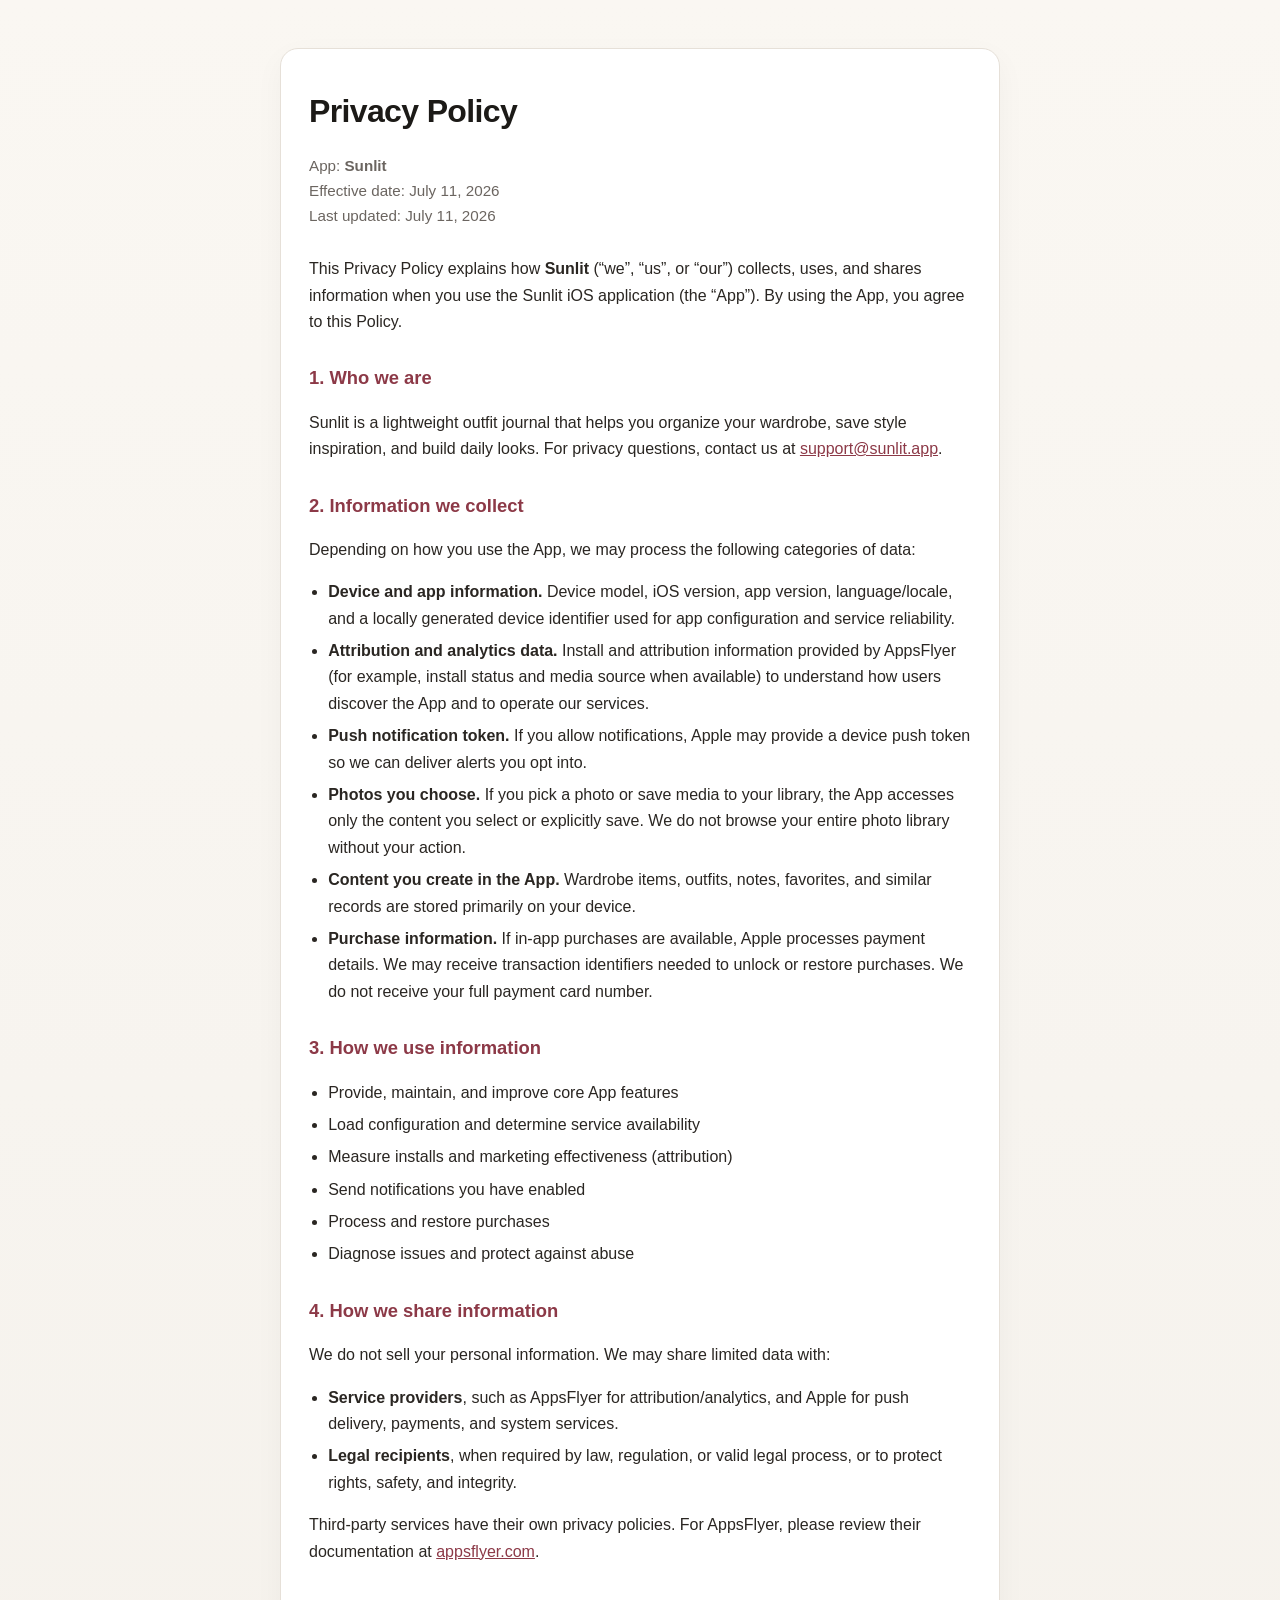
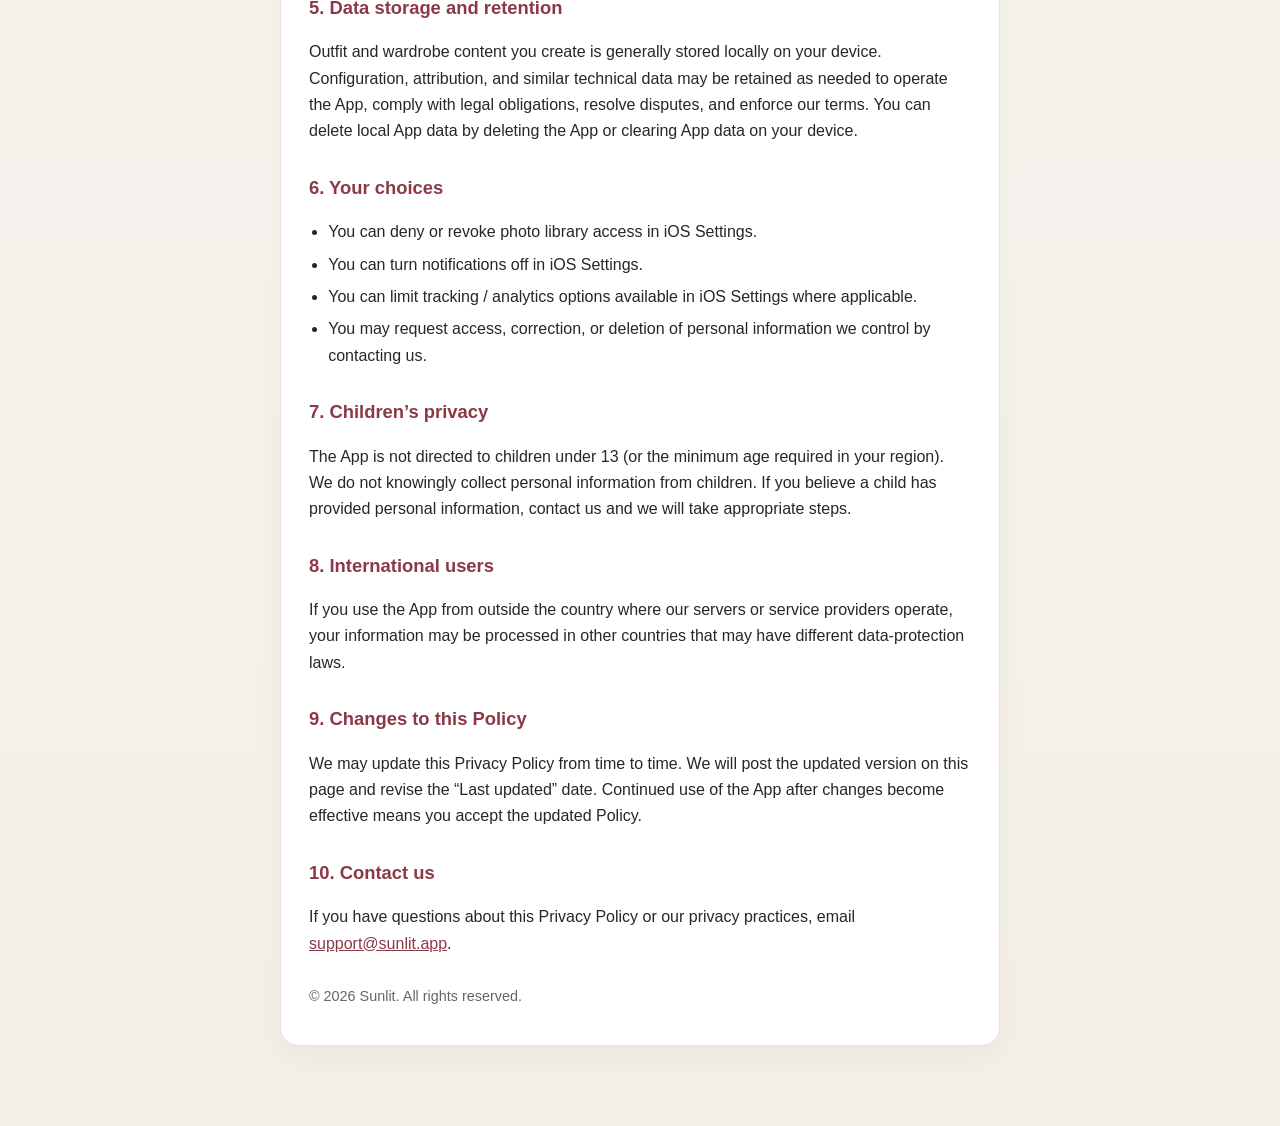
<file: docs/index.html>
<!DOCTYPE html>
<html lang="en">
<head>
  <meta charset="utf-8" />
  <meta name="viewport" content="width=device-width, initial-scale=1" />
  <title>Privacy Policy — Sunlit</title>
  <meta name="description" content="Privacy Policy for the Sunlit iOS app." />
  <style>
    :root {
      --bg: #f7f4ef;
      --ink: #1c1a17;
      --muted: #6b6560;
      --accent: #8c3947;
      --card: #ffffff;
      --line: #e6e0d8;
    }
    * { box-sizing: border-box; }
    body {
      margin: 0;
      font-family: -apple-system, BlinkMacSystemFont, "Segoe UI", Roboto, Helvetica, Arial, sans-serif;
      background: linear-gradient(180deg, #faf7f2 0%, var(--bg) 40%, #f3efe8 100%);
      color: var(--ink);
      line-height: 1.65;
    }
    main {
      max-width: 760px;
      margin: 0 auto;
      padding: 48px 20px 80px;
    }
    .card {
      background: var(--card);
      border: 1px solid var(--line);
      border-radius: 18px;
      padding: 36px 28px;
      box-shadow: 0 10px 30px rgba(28, 26, 23, 0.04);
    }
    h1 {
      margin: 0 0 8px;
      font-size: 2rem;
      letter-spacing: -0.02em;
    }
    .meta {
      color: var(--muted);
      font-size: 0.95rem;
      margin-bottom: 28px;
    }
    h2 {
      margin: 28px 0 10px;
      font-size: 1.15rem;
      color: var(--accent);
    }
    p, li { color: #2a2622; }
    ul { padding-left: 1.2rem; }
    li { margin: 6px 0; }
    a { color: var(--accent); }
    footer {
      margin-top: 28px;
      color: var(--muted);
      font-size: 0.9rem;
    }
  </style>
</head>
<body>
  <main>
    <article class="card">
      <h1>Privacy Policy</h1>
      <p class="meta">
        App: <strong>Sunlit</strong><br />
        Effective date: July 11, 2026<br />
        Last updated: July 11, 2026
      </p>

      <p>
        This Privacy Policy explains how <strong>Sunlit</strong> (“we”, “us”, or “our”)
        collects, uses, and shares information when you use the Sunlit iOS application
        (the “App”). By using the App, you agree to this Policy.
      </p>

      <h2>1. Who we are</h2>
      <p>
        Sunlit is a lightweight outfit journal that helps you organize your wardrobe,
        save style inspiration, and build daily looks. For privacy questions, contact us at
        <a href="mailto:support@sunlit.app">support@sunlit.app</a>.
      </p>

      <h2>2. Information we collect</h2>
      <p>Depending on how you use the App, we may process the following categories of data:</p>
      <ul>
        <li>
          <strong>Device and app information.</strong> Device model, iOS version, app version,
          language/locale, and a locally generated device identifier used for app configuration
          and service reliability.
        </li>
        <li>
          <strong>Attribution and analytics data.</strong> Install and attribution information
          provided by AppsFlyer (for example, install status and media source when available)
          to understand how users discover the App and to operate our services.
        </li>
        <li>
          <strong>Push notification token.</strong> If you allow notifications, Apple may provide
          a device push token so we can deliver alerts you opt into.
        </li>
        <li>
          <strong>Photos you choose.</strong> If you pick a photo or save media to your library,
          the App accesses only the content you select or explicitly save. We do not browse your
          entire photo library without your action.
        </li>
        <li>
          <strong>Content you create in the App.</strong> Wardrobe items, outfits, notes,
          favorites, and similar records are stored primarily on your device.
        </li>
        <li>
          <strong>Purchase information.</strong> If in-app purchases are available, Apple processes
          payment details. We may receive transaction identifiers needed to unlock or restore purchases.
          We do not receive your full payment card number.
        </li>
      </ul>

      <h2>3. How we use information</h2>
      <ul>
        <li>Provide, maintain, and improve core App features</li>
        <li>Load configuration and determine service availability</li>
        <li>Measure installs and marketing effectiveness (attribution)</li>
        <li>Send notifications you have enabled</li>
        <li>Process and restore purchases</li>
        <li>Diagnose issues and protect against abuse</li>
      </ul>

      <h2>4. How we share information</h2>
      <p>We do not sell your personal information. We may share limited data with:</p>
      <ul>
        <li>
          <strong>Service providers</strong>, such as AppsFlyer for attribution/analytics, and
          Apple for push delivery, payments, and system services.
        </li>
        <li>
          <strong>Legal recipients</strong>, when required by law, regulation, or valid legal process,
          or to protect rights, safety, and integrity.
        </li>
      </ul>
      <p>
        Third-party services have their own privacy policies. For AppsFlyer, please review their
        documentation at
        <a href="https://www.appsflyer.com/legal/privacy-policy/" target="_blank" rel="noopener">appsflyer.com</a>.
      </p>

      <h2>5. Data storage and retention</h2>
      <p>
        Outfit and wardrobe content you create is generally stored locally on your device.
        Configuration, attribution, and similar technical data may be retained as needed to operate
        the App, comply with legal obligations, resolve disputes, and enforce our terms.
        You can delete local App data by deleting the App or clearing App data on your device.
      </p>

      <h2>6. Your choices</h2>
      <ul>
        <li>You can deny or revoke photo library access in iOS Settings.</li>
        <li>You can turn notifications off in iOS Settings.</li>
        <li>You can limit tracking / analytics options available in iOS Settings where applicable.</li>
        <li>You may request access, correction, or deletion of personal information we control by contacting us.</li>
      </ul>

      <h2>7. Children’s privacy</h2>
      <p>
        The App is not directed to children under 13 (or the minimum age required in your region).
        We do not knowingly collect personal information from children. If you believe a child has
        provided personal information, contact us and we will take appropriate steps.
      </p>

      <h2>8. International users</h2>
      <p>
        If you use the App from outside the country where our servers or service providers operate,
        your information may be processed in other countries that may have different data-protection laws.
      </p>

      <h2>9. Changes to this Policy</h2>
      <p>
        We may update this Privacy Policy from time to time. We will post the updated version on this page
        and revise the “Last updated” date. Continued use of the App after changes become effective means
        you accept the updated Policy.
      </p>

      <h2>10. Contact us</h2>
      <p>
        If you have questions about this Privacy Policy or our privacy practices, email
        <a href="mailto:support@sunlit.app">support@sunlit.app</a>.
      </p>

      <footer>
        © 2026 Sunlit. All rights reserved.
      </footer>
    </article>
  </main>
</body>
</html>
</file>
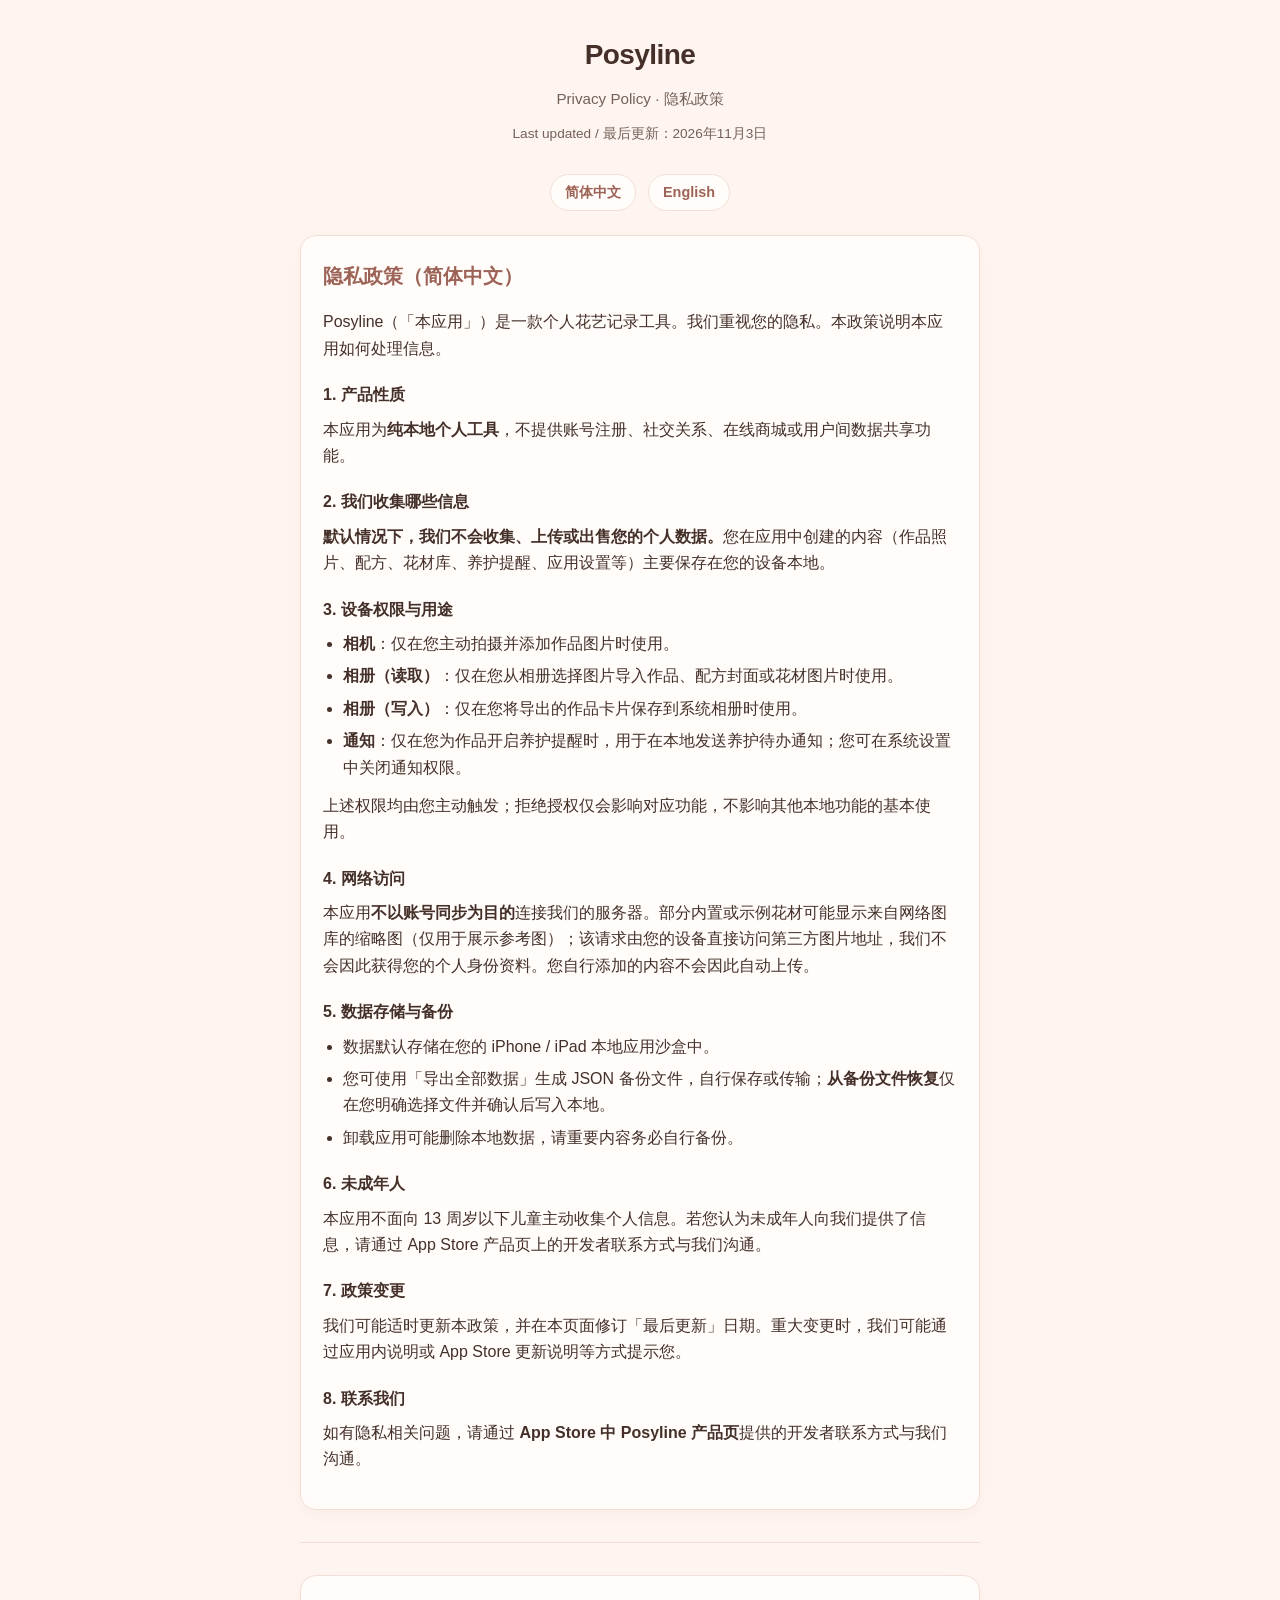
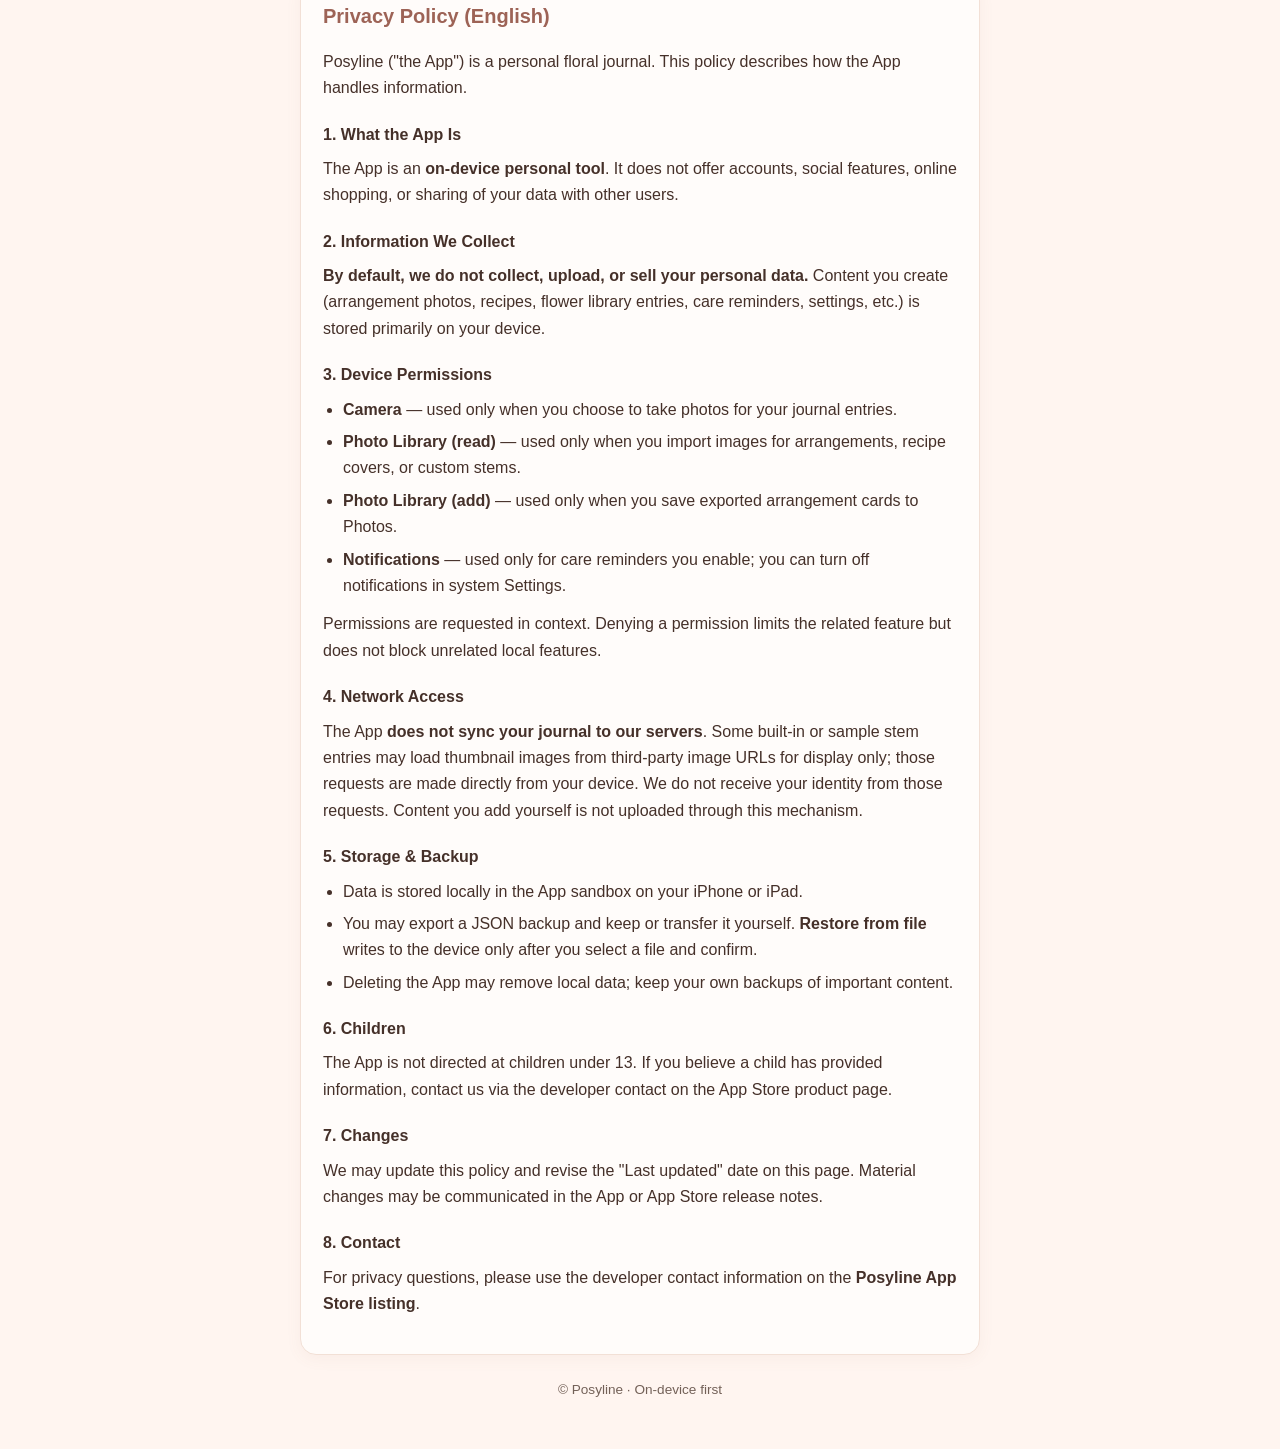
<file: flora_note_docs/index.html>
<!DOCTYPE html>
<html lang="zh-Hans">
<head>
  <meta charset="utf-8"/>
  <meta name="viewport" content="width=device-width, initial-scale=1"/>
  <title>Posyline — Privacy Policy / 隐私政策</title>
  <style>
    :root {
      --bg: #fff5f0;
      --card: #fffcfa;
      --text: #453029;
      --muted: #736158;
      --accent: #9d6356;
      --border: #f2e0d6;
    }
    * { box-sizing: border-box; }
    body {
      margin: 0;
      font-family: -apple-system, BlinkMacSystemFont, "Segoe UI", Roboto, "Helvetica Neue", Arial, "PingFang SC", "Hiragino Sans GB", "Microsoft YaHei", sans-serif;
      background: var(--bg);
      color: var(--text);
      line-height: 1.65;
      font-size: 16px;
    }
    .wrap {
      max-width: 720px;
      margin: 0 auto;
      padding: 32px 20px 48px;
    }
    header {
      text-align: center;
      margin-bottom: 28px;
    }
    h1 {
      font-size: 1.75rem;
      font-weight: 600;
      margin: 0 0 8px;
      letter-spacing: -0.02em;
    }
    .subtitle {
      color: var(--muted);
      font-size: 0.95rem;
    }
    nav {
      display: flex;
      justify-content: center;
      gap: 12px;
      margin-bottom: 24px;
      flex-wrap: wrap;
    }
    nav a {
      color: var(--accent);
      text-decoration: none;
      font-size: 0.9rem;
      font-weight: 600;
      padding: 6px 14px;
      border-radius: 999px;
      border: 1px solid var(--border);
      background: var(--card);
    }
    nav a:hover { background: #fff0e9; }
    section {
      background: var(--card);
      border: 1px solid var(--border);
      border-radius: 16px;
      padding: 24px 22px;
      margin-bottom: 20px;
      box-shadow: 0 4px 16px rgba(157, 99, 86, 0.06);
    }
    h2 {
      font-size: 1.25rem;
      margin: 0 0 16px;
      color: var(--accent);
    }
    h3 {
      font-size: 1rem;
      margin: 20px 0 8px;
      color: var(--text);
    }
    p { margin: 0 0 12px; }
    ul {
      margin: 0 0 12px;
      padding-left: 1.25rem;
    }
    li { margin-bottom: 6px; }
    .updated {
      font-size: 0.85rem;
      color: var(--muted);
      margin-top: 8px;
    }
    footer {
      text-align: center;
      font-size: 0.85rem;
      color: var(--muted);
      margin-top: 24px;
    }
    hr.divider {
      border: none;
      border-top: 1px solid var(--border);
      margin: 32px 0;
    }
  </style>
</head>
<body>
  <div class="wrap">
    <header>
      <h1>Posyline</h1>
      <p class="subtitle">Privacy Policy · 隐私政策</p>
      <p class="updated">Last updated / 最后更新：2026年11月3日</p>
    </header>

    <nav>
      <a href="#zh">简体中文</a>
      <a href="#en">English</a>
    </nav>

    <section id="zh" lang="zh-Hans">
      <h2>隐私政策（简体中文）</h2>

      <p>Posyline（「本应用」）是一款个人花艺记录工具。我们重视您的隐私。本政策说明本应用如何处理信息。</p>

      <h3>1. 产品性质</h3>
      <p>本应用为<strong>纯本地个人工具</strong>，不提供账号注册、社交关系、在线商城或用户间数据共享功能。</p>

      <h3>2. 我们收集哪些信息</h3>
      <p><strong>默认情况下，我们不会收集、上传或出售您的个人数据。</strong>您在应用中创建的内容（作品照片、配方、花材库、养护提醒、应用设置等）主要保存在您的设备本地。</p>

      <h3>3. 设备权限与用途</h3>
      <ul>
        <li><strong>相机</strong>：仅在您主动拍摄并添加作品图片时使用。</li>
        <li><strong>相册（读取）</strong>：仅在您从相册选择图片导入作品、配方封面或花材图片时使用。</li>
        <li><strong>相册（写入）</strong>：仅在您将导出的作品卡片保存到系统相册时使用。</li>
        <li><strong>通知</strong>：仅在您为作品开启养护提醒时，用于在本地发送养护待办通知；您可在系统设置中关闭通知权限。</li>
      </ul>
      <p>上述权限均由您主动触发；拒绝授权仅会影响对应功能，不影响其他本地功能的基本使用。</p>

      <h3>4. 网络访问</h3>
      <p>本应用<strong>不以账号同步为目的</strong>连接我们的服务器。部分内置或示例花材可能显示来自网络图库的缩略图（仅用于展示参考图）；该请求由您的设备直接访问第三方图片地址，我们不会因此获得您的个人身份资料。您自行添加的内容不会因此自动上传。</p>

      <h3>5. 数据存储与备份</h3>
      <ul>
        <li>数据默认存储在您的 iPhone / iPad 本地应用沙盒中。</li>
        <li>您可使用「导出全部数据」生成 JSON 备份文件，自行保存或传输；<strong>从备份文件恢复</strong>仅在您明确选择文件并确认后写入本地。</li>
        <li>卸载应用可能删除本地数据，请重要内容务必自行备份。</li>
      </ul>

      <h3>6. 未成年人</h3>
      <p>本应用不面向 13 周岁以下儿童主动收集个人信息。若您认为未成年人向我们提供了信息，请通过 App Store 产品页上的开发者联系方式与我们沟通。</p>

      <h3>7. 政策变更</h3>
      <p>我们可能适时更新本政策，并在本页面修订「最后更新」日期。重大变更时，我们可能通过应用内说明或 App Store 更新说明等方式提示您。</p>

      <h3>8. 联系我们</h3>
      <p>如有隐私相关问题，请通过 <strong>App Store 中 Posyline 产品页</strong>提供的开发者联系方式与我们沟通。</p>
    </section>

    <hr class="divider"/>

    <section id="en" lang="en">
      <h2>Privacy Policy (English)</h2>

      <p>Posyline (&quot;the App&quot;) is a personal floral journal. This policy describes how the App handles information.</p>

      <h3>1. What the App Is</h3>
      <p>The App is an <strong>on-device personal tool</strong>. It does not offer accounts, social features, online shopping, or sharing of your data with other users.</p>

      <h3>2. Information We Collect</h3>
      <p><strong>By default, we do not collect, upload, or sell your personal data.</strong> Content you create (arrangement photos, recipes, flower library entries, care reminders, settings, etc.) is stored primarily on your device.</p>

      <h3>3. Device Permissions</h3>
      <ul>
        <li><strong>Camera</strong> — used only when you choose to take photos for your journal entries.</li>
        <li><strong>Photo Library (read)</strong> — used only when you import images for arrangements, recipe covers, or custom stems.</li>
        <li><strong>Photo Library (add)</strong> — used only when you save exported arrangement cards to Photos.</li>
        <li><strong>Notifications</strong> — used only for care reminders you enable; you can turn off notifications in system Settings.</li>
      </ul>
      <p>Permissions are requested in context. Denying a permission limits the related feature but does not block unrelated local features.</p>

      <h3>4. Network Access</h3>
      <p>The App <strong>does not sync your journal to our servers</strong>. Some built-in or sample stem entries may load thumbnail images from third-party image URLs for display only; those requests are made directly from your device. We do not receive your identity from those requests. Content you add yourself is not uploaded through this mechanism.</p>

      <h3>5. Storage &amp; Backup</h3>
      <ul>
        <li>Data is stored locally in the App sandbox on your iPhone or iPad.</li>
        <li>You may export a JSON backup and keep or transfer it yourself. <strong>Restore from file</strong> writes to the device only after you select a file and confirm.</li>
        <li>Deleting the App may remove local data; keep your own backups of important content.</li>
      </ul>

      <h3>6. Children</h3>
      <p>The App is not directed at children under 13. If you believe a child has provided information, contact us via the developer contact on the App Store product page.</p>

      <h3>7. Changes</h3>
      <p>We may update this policy and revise the &quot;Last updated&quot; date on this page. Material changes may be communicated in the App or App Store release notes.</p>

      <h3>8. Contact</h3>
      <p>For privacy questions, please use the developer contact information on the <strong>Posyline App Store listing</strong>.</p>
    </section>

    <footer>
      © Posyline · On-device first
    </footer>
  </div>
</body>
</html>
</file>
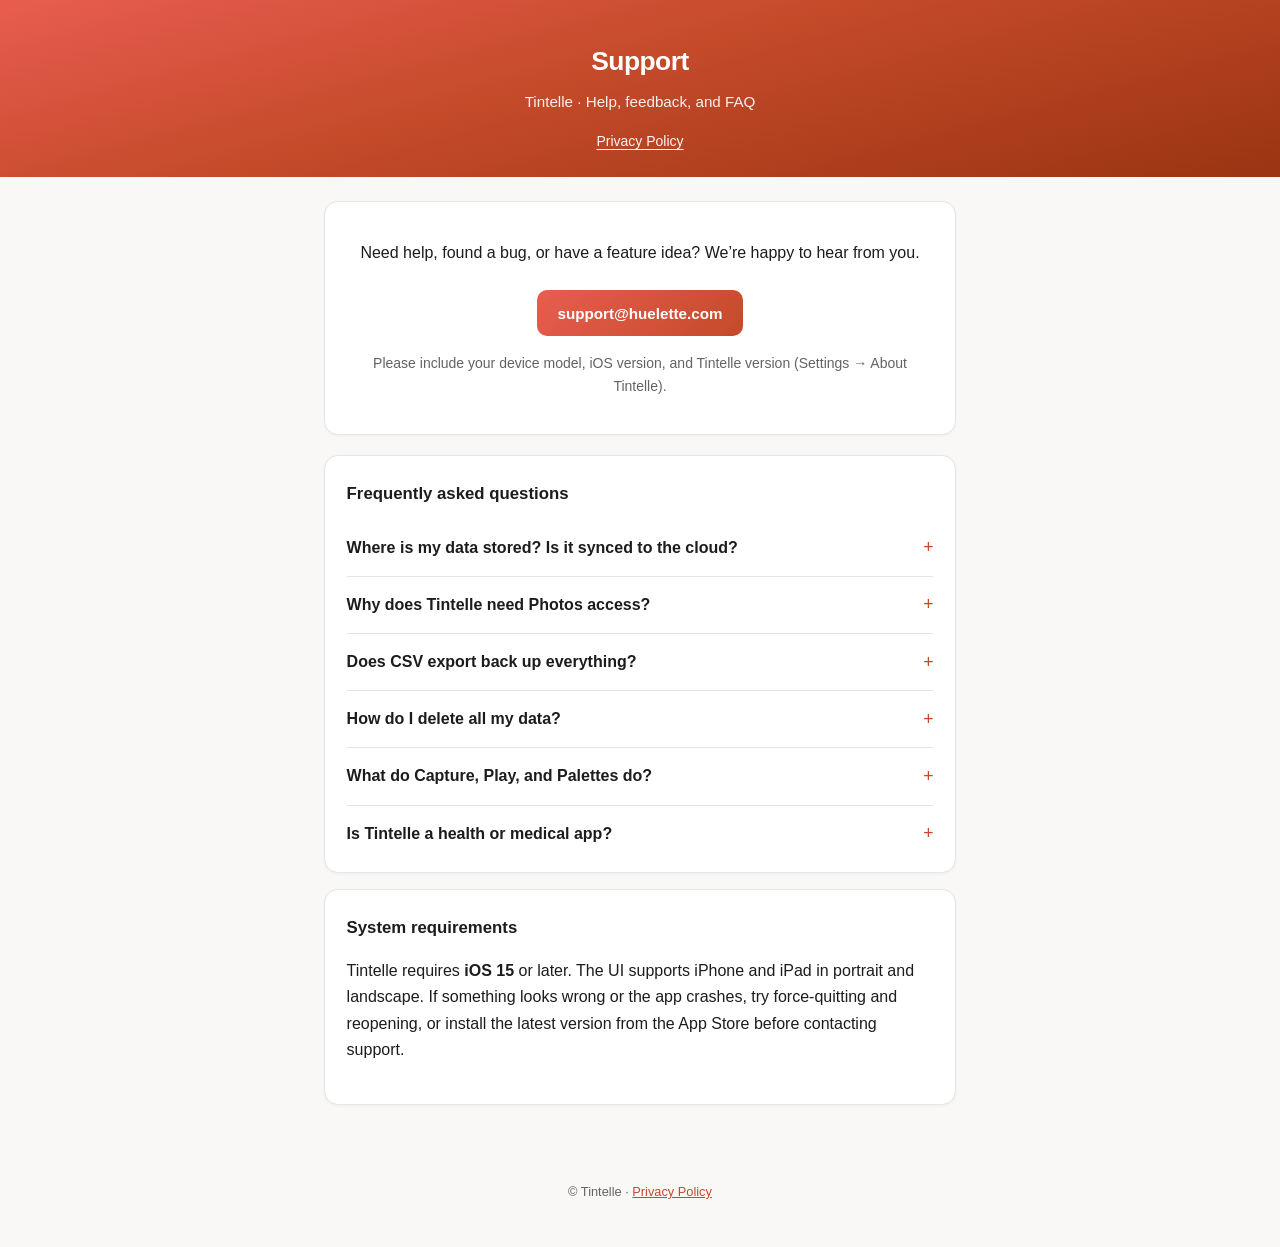
<file: Huelette/index.html>
<!DOCTYPE html>
<html lang="en">
<head>
  <meta charset="utf-8" />
  <meta name="viewport" content="width=device-width, initial-scale=1" />
  <meta http-equiv="refresh" content="0; url=support.html" />
  <title>Tintelle</title>
  <style>
    body {
      font-family: -apple-system, BlinkMacSystemFont, "Helvetica Neue", sans-serif;
      display: flex;
      min-height: 100vh;
      align-items: center;
      justify-content: center;
      margin: 0;
      background: #faf8f6;
    }
    nav { display: flex; flex-direction: column; gap: 1rem; text-align: center; }
    a { color: #c44a2a; font-size: 1.1rem; }
  </style>
</head>
<body>
  <nav>
    <p>Tintelle</p>
    <a href="support.html">Support</a>
    <a href="privacy.html">Privacy Policy</a>
  </nav>
</body>
</html>
</file>
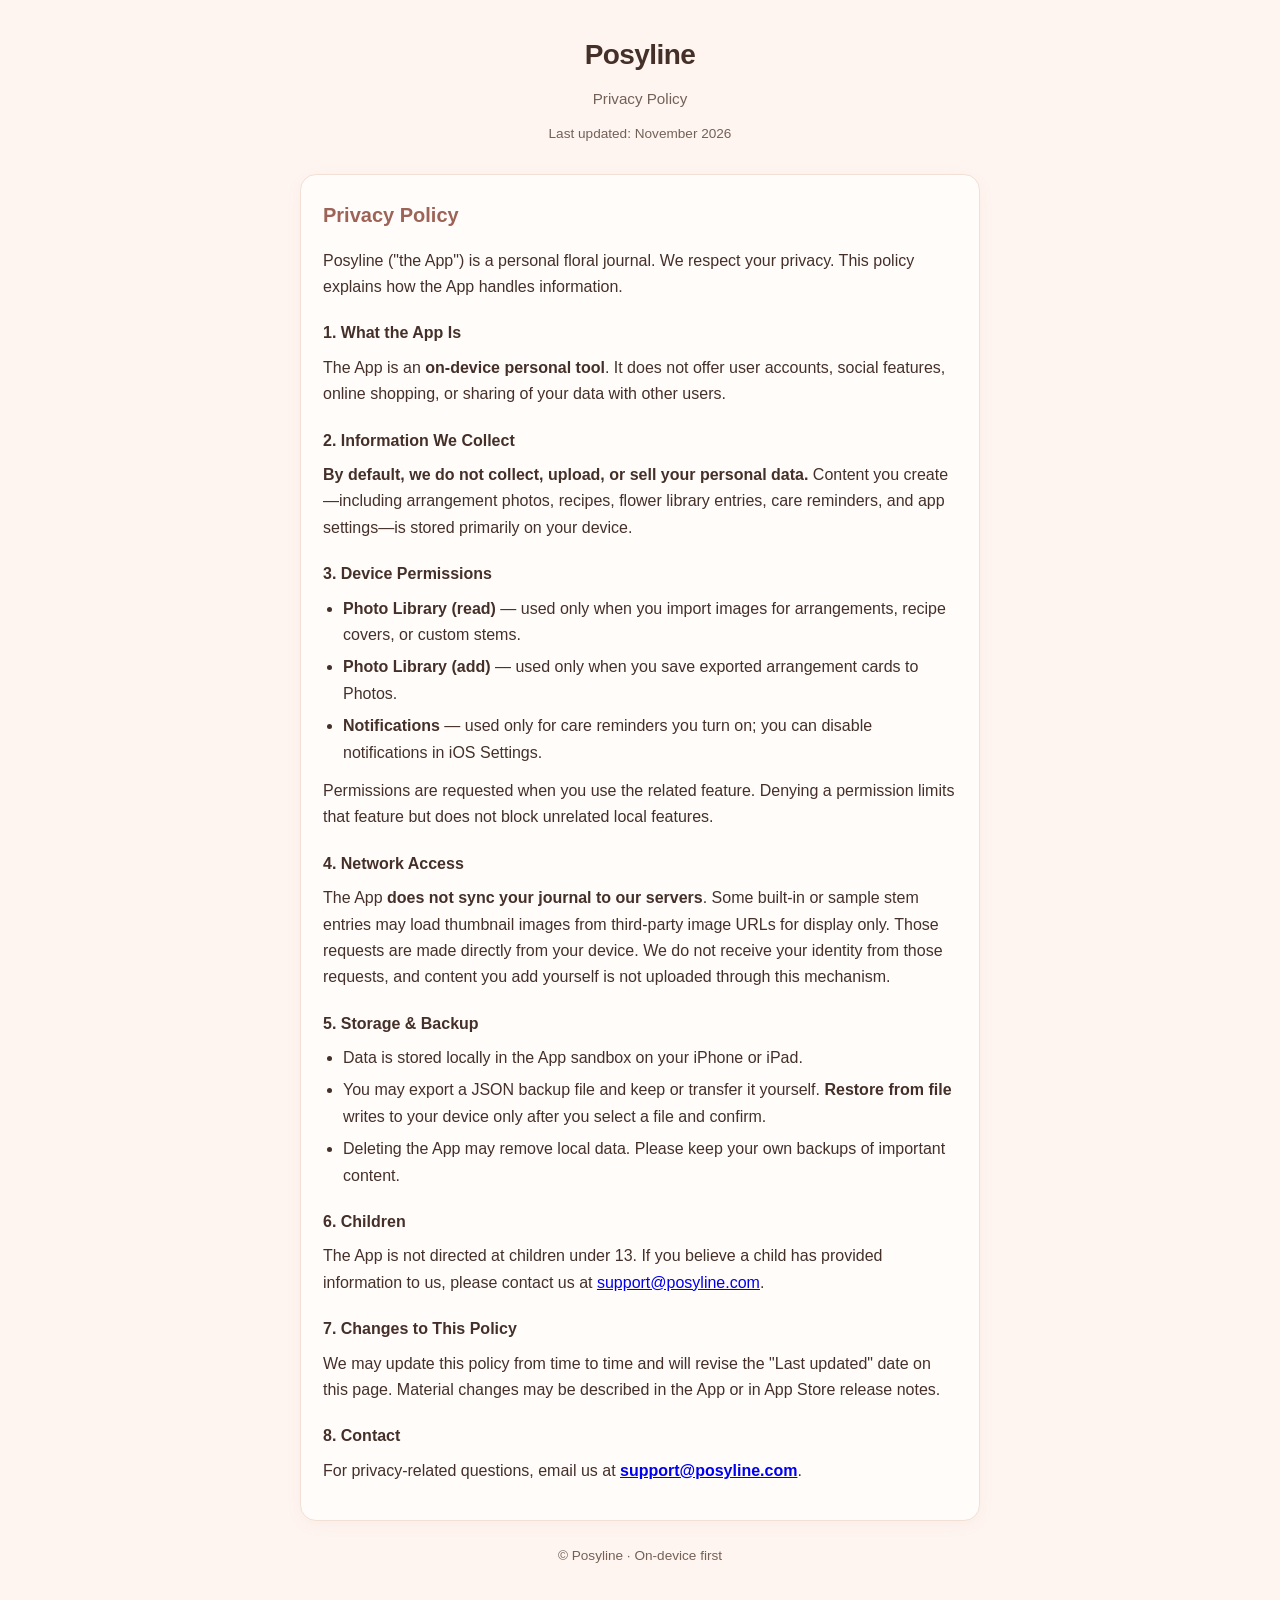
<file: privacy.html>
<!DOCTYPE html>
<html lang="en">
<head>
  <meta charset="utf-8"/>
  <meta name="viewport" content="width=device-width, initial-scale=1"/>
  <title>Posyline — Privacy Policy</title>
  <style>
    :root {
      --bg: #fff5f0;
      --card: #fffcfa;
      --text: #453029;
      --muted: #736158;
      --accent: #9d6356;
      --border: #f2e0d6;
    }
    * { box-sizing: border-box; }
    body {
      margin: 0;
      font-family: -apple-system, BlinkMacSystemFont, "Segoe UI", Roboto, "Helvetica Neue", Arial, sans-serif;
      background: var(--bg);
      color: var(--text);
      line-height: 1.65;
      font-size: 16px;
    }
    .wrap {
      max-width: 720px;
      margin: 0 auto;
      padding: 32px 20px 48px;
    }
    header {
      text-align: center;
      margin-bottom: 28px;
    }
    h1 {
      font-size: 1.75rem;
      font-weight: 600;
      margin: 0 0 8px;
      letter-spacing: -0.02em;
    }
    .subtitle {
      color: var(--muted);
      font-size: 0.95rem;
    }
    main {
      background: var(--card);
      border: 1px solid var(--border);
      border-radius: 16px;
      padding: 24px 22px;
      box-shadow: 0 4px 16px rgba(157, 99, 86, 0.06);
    }
    h2 {
      font-size: 1.25rem;
      margin: 0 0 16px;
      color: var(--accent);
    }
    h3 {
      font-size: 1rem;
      margin: 20px 0 8px;
      color: var(--text);
    }
    p { margin: 0 0 12px; }
    ul {
      margin: 0 0 12px;
      padding-left: 1.25rem;
    }
    li { margin-bottom: 6px; }
    .updated {
      font-size: 0.85rem;
      color: var(--muted);
      margin-top: 8px;
    }
    footer {
      text-align: center;
      font-size: 0.85rem;
      color: var(--muted);
      margin-top: 24px;
    }
  </style>
</head>
<body>
  <div class="wrap">
    <header>
      <h1>Posyline</h1>
      <p class="subtitle">Privacy Policy</p>
      <p class="updated">Last updated: November 2026</p>
    </header>

    <main>
      <h2>Privacy Policy</h2>

      <p>Posyline (&quot;the App&quot;) is a personal floral journal. We respect your privacy. This policy explains how the App handles information.</p>

      <h3>1. What the App Is</h3>
      <p>The App is an <strong>on-device personal tool</strong>. It does not offer user accounts, social features, online shopping, or sharing of your data with other users.</p>

      <h3>2. Information We Collect</h3>
      <p><strong>By default, we do not collect, upload, or sell your personal data.</strong> Content you create—including arrangement photos, recipes, flower library entries, care reminders, and app settings—is stored primarily on your device.</p>

      <h3>3. Device Permissions</h3>
      <ul>
        <li><strong>Photo Library (read)</strong> — used only when you import images for arrangements, recipe covers, or custom stems.</li>
        <li><strong>Photo Library (add)</strong> — used only when you save exported arrangement cards to Photos.</li>
        <li><strong>Notifications</strong> — used only for care reminders you turn on; you can disable notifications in iOS Settings.</li>
      </ul>
      <p>Permissions are requested when you use the related feature. Denying a permission limits that feature but does not block unrelated local features.</p>

      <h3>4. Network Access</h3>
      <p>The App <strong>does not sync your journal to our servers</strong>. Some built-in or sample stem entries may load thumbnail images from third-party image URLs for display only. Those requests are made directly from your device. We do not receive your identity from those requests, and content you add yourself is not uploaded through this mechanism.</p>

      <h3>5. Storage &amp; Backup</h3>
      <ul>
        <li>Data is stored locally in the App sandbox on your iPhone or iPad.</li>
        <li>You may export a JSON backup file and keep or transfer it yourself. <strong>Restore from file</strong> writes to your device only after you select a file and confirm.</li>
        <li>Deleting the App may remove local data. Please keep your own backups of important content.</li>
      </ul>

      <h3>6. Children</h3>
      <p>The App is not directed at children under 13. If you believe a child has provided information to us, please contact us at <a href="mailto:support@posyline.com">support@posyline.com</a>.</p>

      <h3>7. Changes to This Policy</h3>
      <p>We may update this policy from time to time and will revise the &quot;Last updated&quot; date on this page. Material changes may be described in the App or in App Store release notes.</p>

      <h3>8. Contact</h3>
      <p>For privacy-related questions, email us at <a href="mailto:support@posyline.com"><strong>support@posyline.com</strong></a>.</p>
    </main>

    <footer>
      © Posyline · On-device first
    </footer>
  </div>
</body>
</html>
</file>
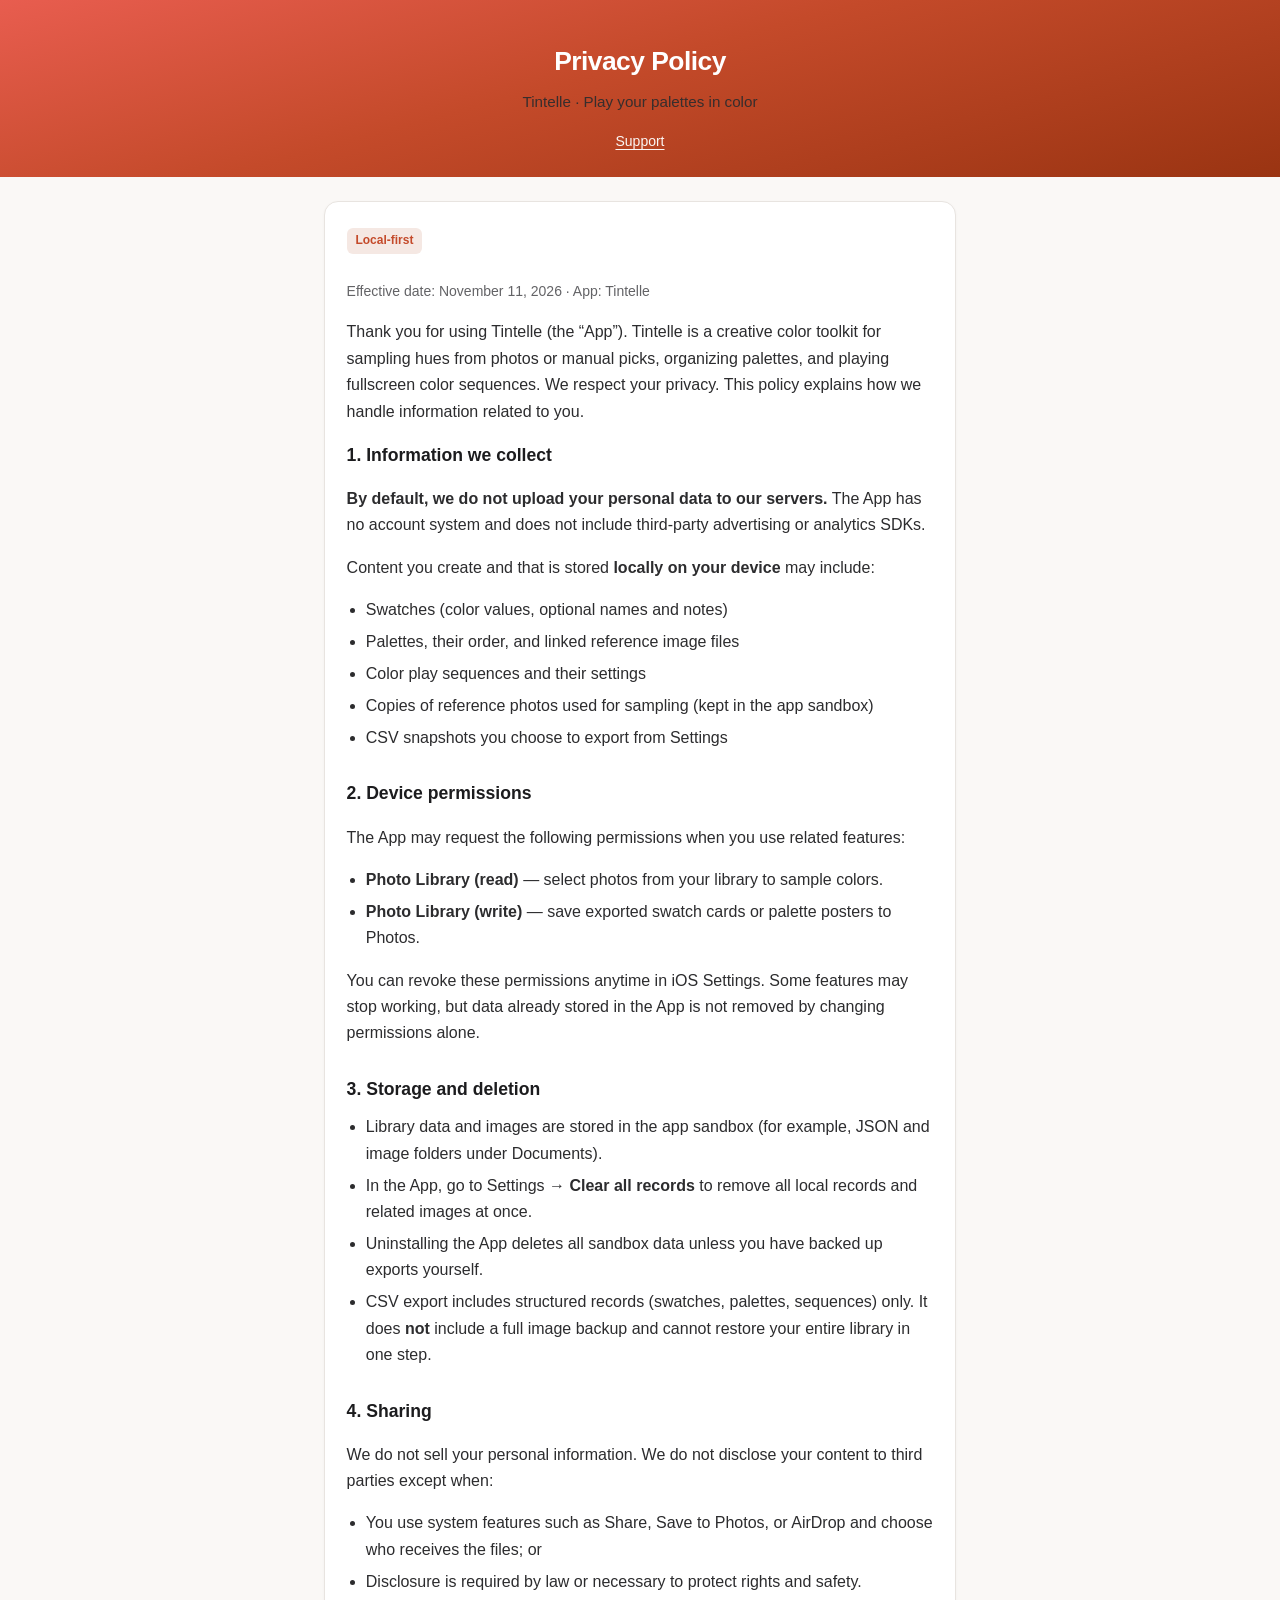
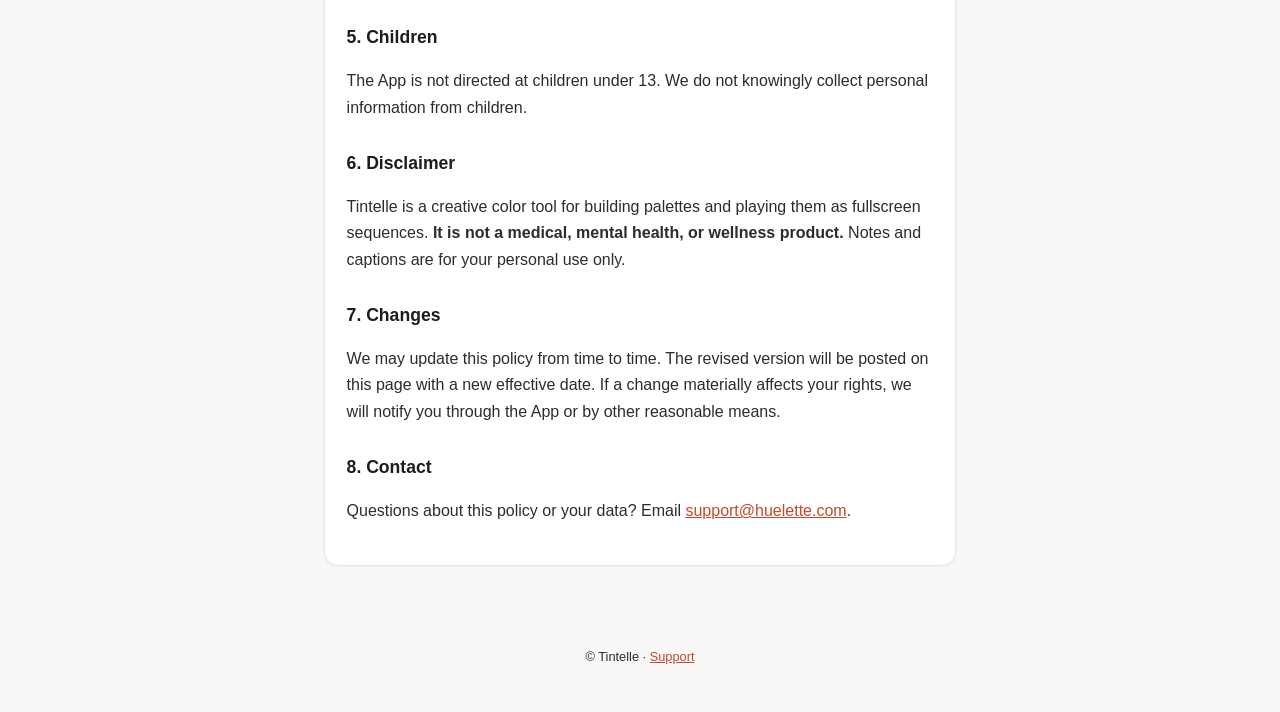
<file: Huelette/privacy.html>
<!DOCTYPE html>
<html lang="en">
<head>
  <meta charset="utf-8" />
  <meta name="viewport" content="width=device-width, initial-scale=1" />
  <meta name="description" content="Tintelle Privacy Policy — on-device storage, Photo Library access, and your data controls." />
  <title>Tintelle · Privacy Policy</title>
  <style>
    :root {
      --bg: #faf8f6;
      --card: #ffffff;
      --text: #1c1c1e;
      --muted: #636366;
      --accent: #c44a2a;
      --accent-soft: #f5e8e3;
      --border: #e8e4e0;
      --radius: 14px;
      --max: 42rem;
      --font: -apple-system, BlinkMacSystemFont, "SF Pro Text", "Helvetica Neue", sans-serif;
    }
    * { box-sizing: border-box; }
    body {
      margin: 0;
      font-family: var(--font);
      font-size: 16px;
      line-height: 1.65;
      color: var(--text);
      background: var(--bg);
    }
    header {
      padding: 2.5rem 1.25rem 1.5rem;
      text-align: center;
      background: linear-gradient(165deg, #e85d4f 0%, #c44a2a 45%, #9a3412 100%);
      color: #fff;
    }
    header h1 { margin: 0 0 0.35rem; font-size: 1.65rem; font-weight: 600; letter-spacing: -0.02em; }
    header p { margin: 0; opacity: 0.92; font-size: 0.95rem; }
    nav.links {
      display: flex;
      justify-content: center;
      gap: 1.25rem;
      flex-wrap: wrap;
      margin-top: 1rem;
      font-size: 0.875rem;
    }
    nav.links a { color: rgba(255,255,255,0.95); text-decoration: underline; text-underline-offset: 3px; }
    main {
      max-width: var(--max);
      margin: 0 auto;
      padding: 1.5rem 1.25rem 3rem;
    }
    article {
      background: var(--card);
      border: 1px solid var(--border);
      border-radius: var(--radius);
      padding: 1.5rem 1.35rem;
      margin-bottom: 1.25rem;
      box-shadow: 0 1px 3px rgba(0,0,0,0.04);
    }
    h2 { font-size: 1.1rem; margin: 1.75rem 0 0.65rem; color: var(--text); }
    h2:first-of-type { margin-top: 0; }
    p, li { color: #2c2c2e; }
    ul { padding-left: 1.2rem; margin: 0.5rem 0 1rem; }
    li { margin: 0.35rem 0; }
    .meta { font-size: 0.875rem; color: var(--muted); margin-bottom: 1rem; }
    .pill {
      display: inline-block;
      background: var(--accent-soft);
      color: var(--accent);
      font-size: 0.75rem;
      font-weight: 600;
      padding: 0.2rem 0.55rem;
      border-radius: 6px;
      margin-bottom: 0.75rem;
    }
    footer {
      text-align: center;
      font-size: 0.8rem;
      color: var(--muted);
      padding: 0 1rem 2rem;
    }
    a { color: var(--accent); }
    @media (prefers-color-scheme: dark) {
      :root {
        --bg: #0d0d0f;
        --card: #1c1c1e;
        --text: #f5f5f7;
        --muted: #98989d;
        --border: #38383a;
        --accent-soft: #3a241c;
      }
      p, li { color: #e5e5ea; }
    }
  </style>
</head>
<body>
  <header>
    <h1>Privacy Policy</h1>
    <p>Tintelle · Play your palettes in color</p>
    <nav class="links" aria-label="Related pages">
      <a href="support.html">Support</a>
    </nav>
  </header>

  <main>
    <article>
      <span class="pill">Local-first</span>
      <p class="meta">Effective date: November 11, 2026 · App: Tintelle</p>

      <p>
        Thank you for using Tintelle (the “App”). Tintelle is a creative color toolkit for sampling hues from photos or manual picks,
        organizing palettes, and playing fullscreen color sequences. We respect your privacy. This policy explains how we handle information
        related to you.
      </p>

      <h2>1. Information we collect</h2>
      <p><strong>By default, we do not upload your personal data to our servers.</strong> The App has no account system and does not include third-party advertising or analytics SDKs.</p>
      <p>Content you create and that is stored <strong>locally on your device</strong> may include:</p>
      <ul>
        <li>Swatches (color values, optional names and notes)</li>
        <li>Palettes, their order, and linked reference image files</li>
        <li>Color play sequences and their settings</li>
        <li>Copies of reference photos used for sampling (kept in the app sandbox)</li>
        <li>CSV snapshots you choose to export from Settings</li>
      </ul>

      <h2>2. Device permissions</h2>
      <p>The App may request the following permissions when you use related features:</p>
      <ul>
        <li><strong>Photo Library (read)</strong> — select photos from your library to sample colors.</li>
        <li><strong>Photo Library (write)</strong> — save exported swatch cards or palette posters to Photos.</li>
      </ul>
      <p>You can revoke these permissions anytime in iOS Settings. Some features may stop working, but data already stored in the App is not removed by changing permissions alone.</p>

      <h2>3. Storage and deletion</h2>
      <ul>
        <li>Library data and images are stored in the app sandbox (for example, JSON and image folders under Documents).</li>
        <li>In the App, go to Settings → <strong>Clear all records</strong> to remove all local records and related images at once.</li>
        <li>Uninstalling the App deletes all sandbox data unless you have backed up exports yourself.</li>
        <li>CSV export includes structured records (swatches, palettes, sequences) only. It does <strong>not</strong> include a full image backup and cannot restore your entire library in one step.</li>
      </ul>

      <h2>4. Sharing</h2>
      <p>We do not sell your personal information. We do not disclose your content to third parties except when:</p>
      <ul>
        <li>You use system features such as Share, Save to Photos, or AirDrop and choose who receives the files; or</li>
        <li>Disclosure is required by law or necessary to protect rights and safety.</li>
      </ul>

      <h2>5. Children</h2>
      <p>The App is not directed at children under 13. We do not knowingly collect personal information from children.</p>

      <h2>6. Disclaimer</h2>
      <p>
        Tintelle is a creative color tool for building palettes and playing them as fullscreen sequences.
        <strong>It is not a medical, mental health, or wellness product.</strong> Notes and captions are for your personal use only.
      </p>

      <h2>7. Changes</h2>
      <p>
        We may update this policy from time to time. The revised version will be posted on this page with a new effective date.
        If a change materially affects your rights, we will notify you through the App or by other reasonable means.
      </p>

      <h2>8. Contact</h2>
      <p>
        Questions about this policy or your data? Email
        <a href="mailto:support@huelette.com">support@huelette.com</a>.
      </p>
    </article>
  </main>

  <footer>
    <p>© Tintelle · <a href="support.html">Support</a></p>
  </footer>
</body>
</html>
</file>
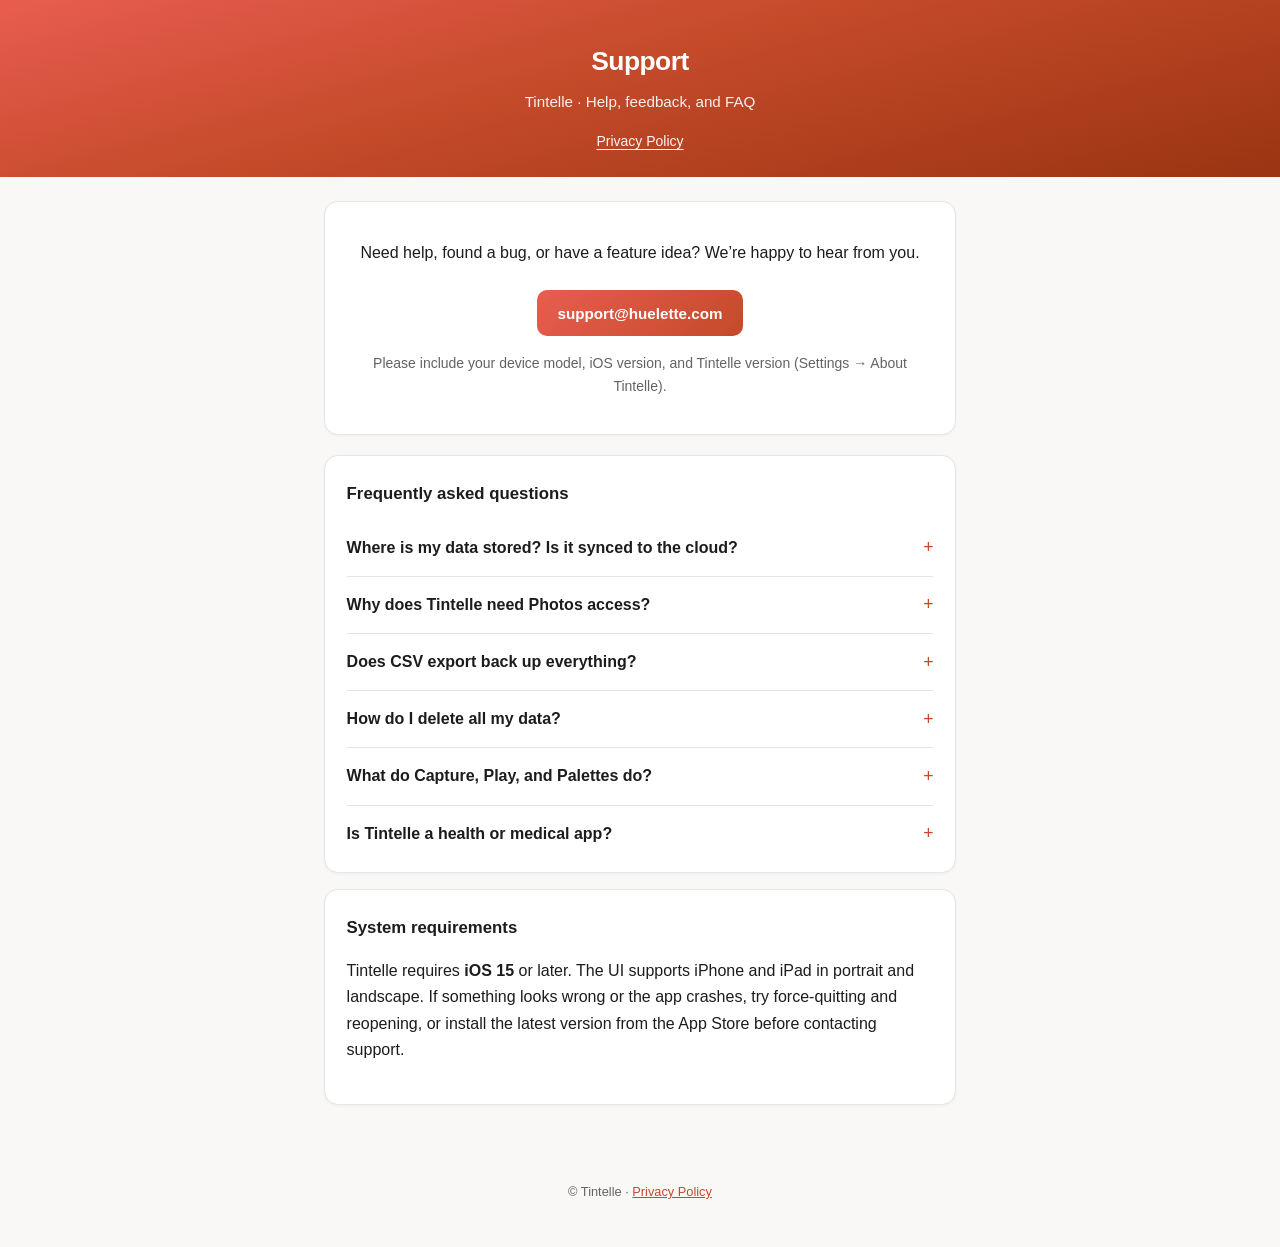
<file: Huelette/support.html>
<!DOCTYPE html>
<html lang="en">
<head>
  <meta charset="utf-8" />
  <meta name="viewport" content="width=device-width, initial-scale=1" />
  <meta name="description" content="Tintelle Support — contact us and frequently asked questions." />
  <title>Tintelle · Support</title>
  <style>
    :root {
      --bg: #faf8f6;
      --card: #ffffff;
      --text: #1c1c1e;
      --muted: #636366;
      --accent: #c44a2a;
      --border: #e8e4e0;
      --radius: 14px;
      --max: 42rem;
      --font: -apple-system, BlinkMacSystemFont, "SF Pro Text", "Helvetica Neue", sans-serif;
    }
    * { box-sizing: border-box; }
    body {
      margin: 0;
      font-family: var(--font);
      font-size: 16px;
      line-height: 1.65;
      color: var(--text);
      background: var(--bg);
    }
    header {
      padding: 2.5rem 1.25rem 1.5rem;
      text-align: center;
      background: linear-gradient(165deg, #e85d4f 0%, #c44a2a 45%, #9a3412 100%);
      color: #fff;
    }
    header h1 { margin: 0 0 0.35rem; font-size: 1.65rem; font-weight: 600; letter-spacing: -0.02em; }
    header p { margin: 0; opacity: 0.92; font-size: 0.95rem; }
    nav.links {
      display: flex;
      justify-content: center;
      gap: 1.25rem;
      flex-wrap: wrap;
      margin-top: 1rem;
      font-size: 0.875rem;
    }
    nav.links a { color: rgba(255,255,255,0.95); text-decoration: underline; text-underline-offset: 3px; }
    main {
      max-width: var(--max);
      margin: 0 auto;
      padding: 1.5rem 1.25rem 3rem;
    }
    .contact-card {
      background: var(--card);
      border: 1px solid var(--border);
      border-radius: var(--radius);
      padding: 1.35rem;
      margin-bottom: 1.25rem;
      text-align: center;
      box-shadow: 0 1px 3px rgba(0,0,0,0.04);
    }
    .contact-card a.mail {
      display: inline-block;
      margin-top: 0.5rem;
      padding: 0.65rem 1.25rem;
      background: linear-gradient(135deg, #e85d4f, #c44a2a);
      color: #fff;
      text-decoration: none;
      border-radius: 10px;
      font-weight: 600;
      font-size: 0.95rem;
    }
    article {
      background: var(--card);
      border: 1px solid var(--border);
      border-radius: var(--radius);
      padding: 1.5rem 1.35rem;
      margin-bottom: 1rem;
      box-shadow: 0 1px 3px rgba(0,0,0,0.04);
    }
    h2 { font-size: 1.05rem; margin: 0 0 0.75rem; }
    details {
      border-bottom: 1px solid var(--border);
      padding: 0.85rem 0;
    }
    details:last-child { border-bottom: none; padding-bottom: 0; }
    summary {
      cursor: pointer;
      font-weight: 600;
      list-style: none;
      display: flex;
      justify-content: space-between;
      align-items: center;
      gap: 0.75rem;
    }
    summary::-webkit-details-marker { display: none; }
    summary::after { content: "+"; color: var(--accent); font-size: 1.1rem; font-weight: 400; }
    details[open] summary::after { content: "−"; }
    details p { margin: 0.65rem 0 0; color: #2c2c2e; font-size: 0.95rem; }
    .note { font-size: 0.875rem; color: var(--muted); margin-top: 1rem; }
    footer {
      text-align: center;
      font-size: 0.8rem;
      color: var(--muted);
      padding: 0 1rem 2rem;
    }
    a { color: var(--accent); }
    @media (prefers-color-scheme: dark) {
      :root {
        --bg: #0d0d0f;
        --card: #1c1c1e;
        --text: #f5f5f7;
        --muted: #98989d;
        --border: #38383a;
      }
      details p { color: #e5e5ea; }
    }
  </style>
</head>
<body>
  <header>
    <h1>Support</h1>
    <p>Tintelle · Help, feedback, and FAQ</p>
    <nav class="links" aria-label="Related pages">
      <a href="privacy.html">Privacy Policy</a>
    </nav>
  </header>

  <main>
    <section class="contact-card">
      <p>Need help, found a bug, or have a feature idea? We’re happy to hear from you.</p>
      <a class="mail" href="mailto:support@huelette.com?subject=Tintelle%20Support">support@huelette.com</a>
      <p class="note">
        Please include your device model, iOS version, and Tintelle version (Settings → About Tintelle).
      </p>
    </section>

    <article>
      <h2>Frequently asked questions</h2>

      <details>
        <summary>Where is my data stored? Is it synced to the cloud?</summary>
        <p>
          Palettes, swatches, sequences, and reference images stay in the app sandbox on your device.
          They are <strong>not</strong> uploaded to our servers. There is no iCloud or multi-device sync today.
          Uninstalling the app removes local data—use CSV export or saved posters if you need a copy.
        </p>
      </details>

      <details>
        <summary>Why does Tintelle need Photos access?</summary>
        <p>
          Read access lets you pick images from your library to sample colors.
          Write access lets you save exported swatch cards or palette posters to Photos.
          You can change permissions under iOS Settings → Tintelle → Photos.
        </p>
      </details>

      <details>
        <summary>Does CSV export back up everything?</summary>
        <p>
          No. CSV is a spreadsheet-friendly snapshot of swatches, palettes, and sequences.
          It does <strong>not</strong> include reference image files, and the App cannot restore a full library from CSV alone.
          Full import and backup are planned for a future update.
        </p>
      </details>

      <details>
        <summary>How do I delete all my data?</summary>
        <p>
          Open Tintelle → Settings (gear) → <strong>Clear all records</strong>, then confirm.
          This removes all records and related image files on this device.
        </p>
      </details>

      <details>
        <summary>What do Capture, Play, and Palettes do?</summary>
        <p>
          <strong>Capture</strong> — sample from photos, Gallery inspiration, or Manual HSV, with a shared color tray.<br />
          <strong>Play</strong> — turn a palette into a looping fullscreen color sequence (optional gentle sound).<br />
          <strong>Palettes</strong> — manage swatches and palettes, reference images, reordering, and poster export.
        </p>
      </details>

      <details>
        <summary>Is Tintelle a health or medical app?</summary>
        <p>
          No. Tintelle is a creative color tool. It is <strong>not</strong> a medical, mental health, or wellness application.
          Notes are for personal reference only.
        </p>
      </details>
    </article>

    <article>
      <h2>System requirements</h2>
      <p>
        Tintelle requires <strong>iOS 15</strong> or later. The UI supports iPhone and iPad in portrait and landscape.
        If something looks wrong or the app crashes, try force-quitting and reopening, or install the latest version from the App Store before contacting support.
      </p>
    </article>
  </main>

  <footer>
    <p>© Tintelle · <a href="privacy.html">Privacy Policy</a></p>
  </footer>
</body>
</html>
</file>
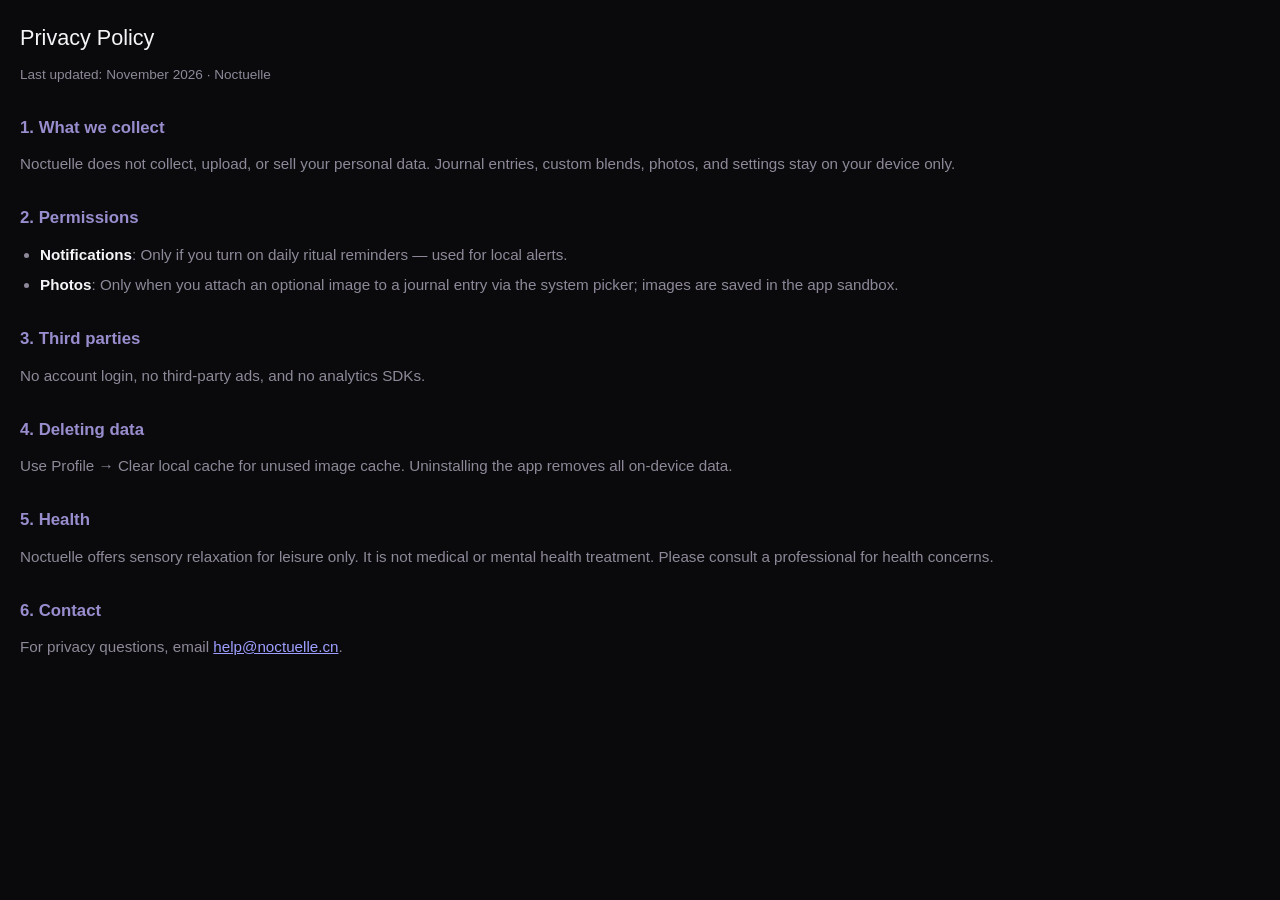
<file: LuneProject/privacy-policy.html>
<!DOCTYPE html>
<html lang="en">
<head>
    <meta charset="utf-8">
    <meta name="viewport" content="width=device-width, initial-scale=1, viewport-fit=cover">
    <title>Noctuelle Privacy Policy</title>
    <style>
        :root {
            color-scheme: dark;
            --bg: #0a0a0c;
            --text: #f5f4f8;
            --muted: #8e8898;
            --accent: #9a8dce;
        }
        * { box-sizing: border-box; }
        body {
            margin: 0;
            padding: 20px 20px 48px;
            font-family: -apple-system, BlinkMacSystemFont, "Helvetica Neue", sans-serif;
            background: var(--bg);
            color: var(--text);
            line-height: 1.65;
            -webkit-text-size-adjust: 100%;
        }
        h1 { font-size: 1.35rem; font-weight: 500; margin: 0 0 8px; }
        .meta { font-size: 0.85rem; color: var(--muted); margin-bottom: 28px; }
        h2 { font-size: 1.05rem; font-weight: 600; color: var(--accent); margin: 1.75rem 0 0.6rem; }
        p { font-size: 0.95rem; color: var(--muted); margin: 0 0 0.75rem; }
        ul { margin: 0 0 0.75rem; padding-left: 1.25rem; color: var(--muted); font-size: 0.95rem; }
        li { margin-bottom: 0.35rem; }
    </style>
</head>
<body>
    <h1>Privacy Policy</h1>
    <p class="meta">Last updated: November 2026 · Noctuelle</p>

    <h2>1. What we collect</h2>
    <p>Noctuelle does not collect, upload, or sell your personal data. Journal entries, custom blends, photos, and settings stay on your device only.</p>

    <h2>2. Permissions</h2>
    <ul>
        <li><strong style="color:var(--text)">Notifications</strong>: Only if you turn on daily ritual reminders — used for local alerts.</li>
        <li><strong style="color:var(--text)">Photos</strong>: Only when you attach an optional image to a journal entry via the system picker; images are saved in the app sandbox.</li>
    </ul>

    <h2>3. Third parties</h2>
    <p>No account login, no third-party ads, and no analytics SDKs.</p>

    <h2>4. Deleting data</h2>
    <p>Use Profile → Clear local cache for unused image cache. Uninstalling the app removes all on-device data.</p>

    <h2>5. Health</h2>
    <p>Noctuelle offers sensory relaxation for leisure only. It is not medical or mental health treatment. Please consult a professional for health concerns.</p>

    <h2>6. Contact</h2>
    <p>For privacy questions, email <a href="mailto:help@noctuelle.cn">help@noctuelle.cn</a>.</p>
</body>
</html>
</file>
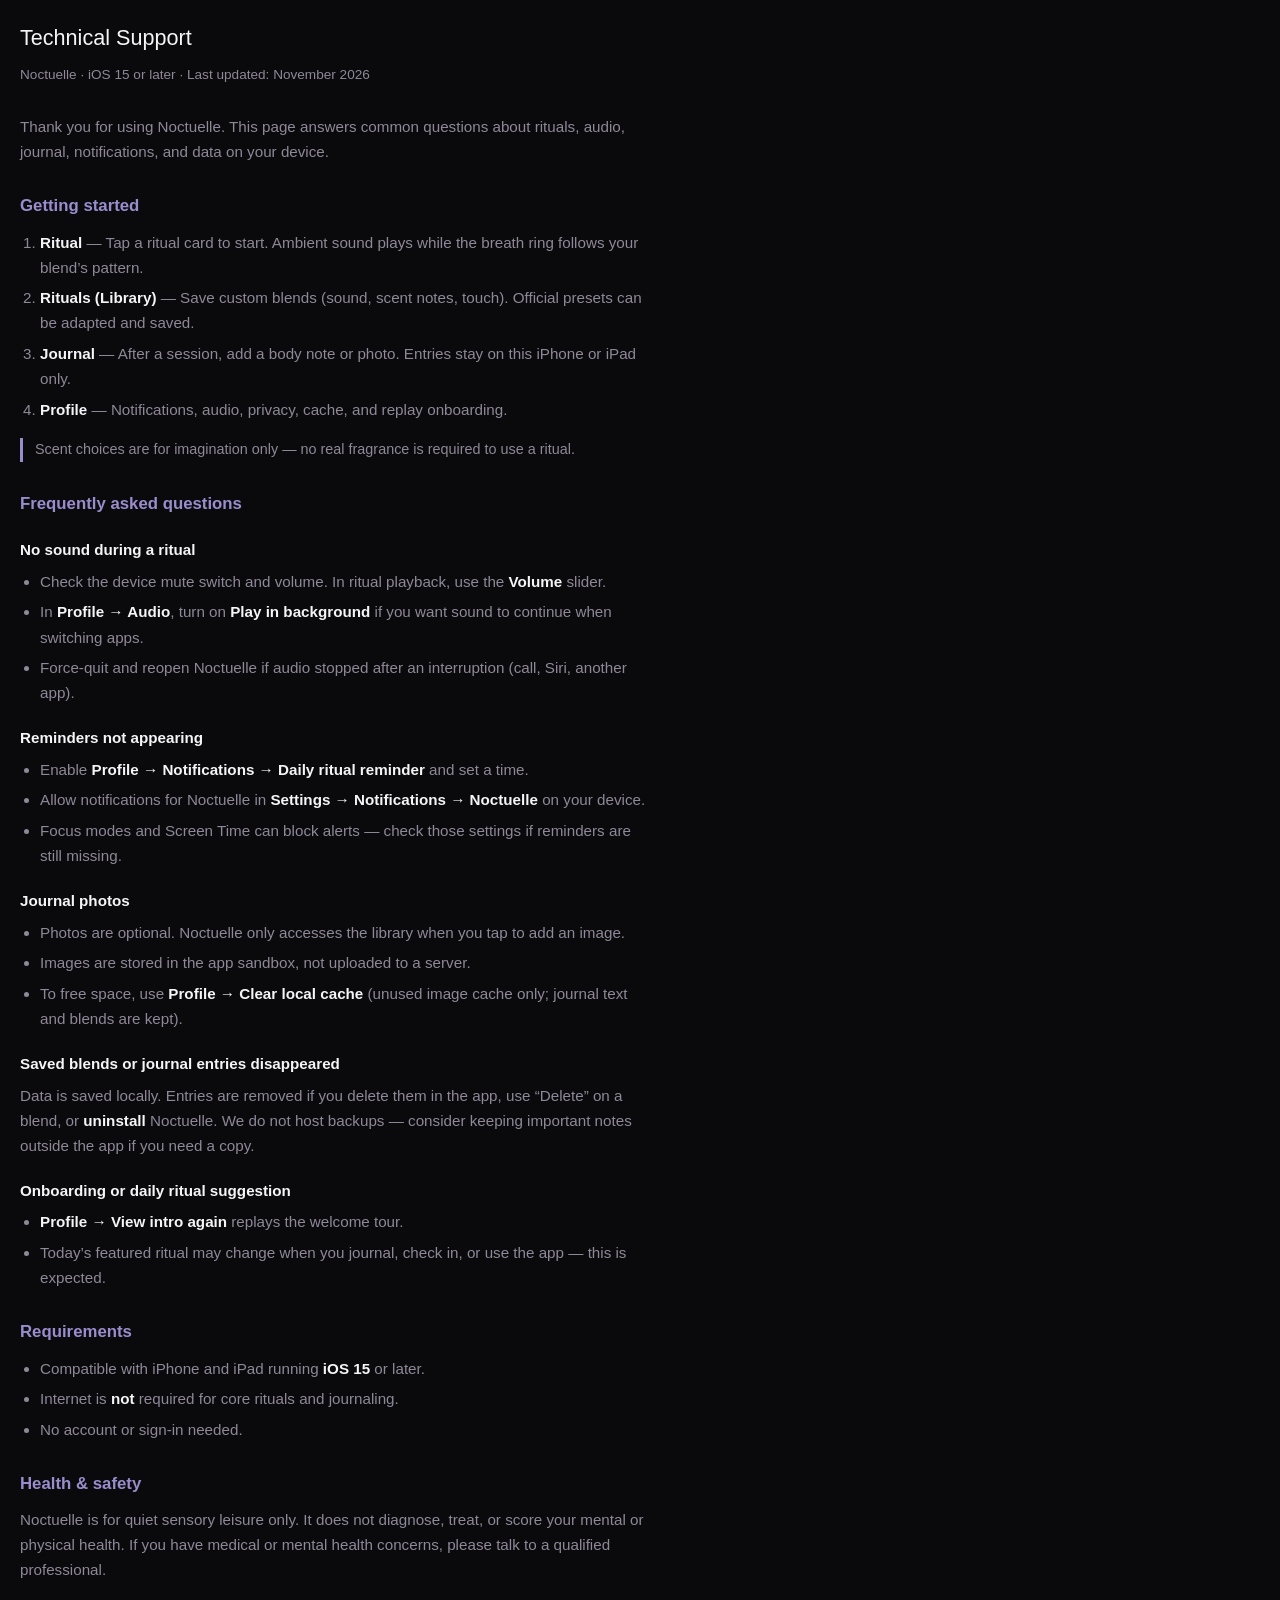
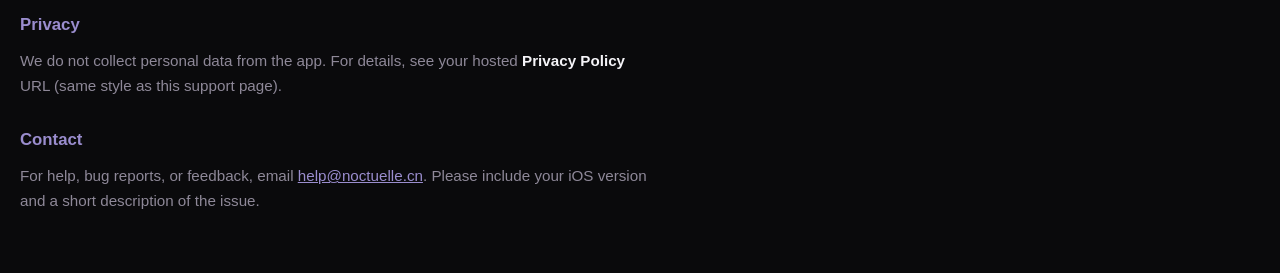
<file: LuneProject/support.html>
<!DOCTYPE html>
<html lang="en">
<head>
    <meta charset="utf-8">
    <meta name="viewport" content="width=device-width, initial-scale=1, viewport-fit=cover">
    <title>Noctuelle — Support</title>
    <style>
        :root {
            color-scheme: dark;
            --bg: #0a0a0c;
            --text: #f5f4f8;
            --muted: #8e8898;
            --accent: #9a8dce;
        }
        * { box-sizing: border-box; }
        body {
            margin: 0;
            padding: 20px 20px 48px;
            font-family: -apple-system, BlinkMacSystemFont, "Helvetica Neue", sans-serif;
            background: var(--bg);
            color: var(--text);
            line-height: 1.65;
            -webkit-text-size-adjust: 100%;
            max-width: 42rem;
        }
        h1 { font-size: 1.35rem; font-weight: 500; margin: 0 0 8px; }
        .meta { font-size: 0.85rem; color: var(--muted); margin-bottom: 28px; }
        h2 { font-size: 1.05rem; font-weight: 600; color: var(--accent); margin: 1.75rem 0 0.6rem; }
        h3 { font-size: 0.95rem; font-weight: 600; color: var(--text); margin: 1.25rem 0 0.4rem; }
        p { font-size: 0.95rem; color: var(--muted); margin: 0 0 0.75rem; }
        ul, ol { margin: 0 0 0.75rem; padding-left: 1.25rem; color: var(--muted); font-size: 0.95rem; }
        li { margin-bottom: 0.35rem; }
        a { color: var(--accent); }
        .note {
            font-size: 0.9rem;
            color: var(--muted);
            border-left: 3px solid var(--accent);
            padding-left: 12px;
            margin: 1rem 0;
        }
    </style>
</head>
<body>
    <h1>Technical Support</h1>
    <p class="meta">Noctuelle · iOS 15 or later · Last updated: November 2026</p>

    <p>Thank you for using Noctuelle. This page answers common questions about rituals, audio, journal, notifications, and data on your device.</p>

    <h2>Getting started</h2>
    <ol>
        <li><strong style="color:var(--text)">Ritual</strong> — Tap a ritual card to start. Ambient sound plays while the breath ring follows your blend’s pattern.</li>
        <li><strong style="color:var(--text)">Rituals (Library)</strong> — Save custom blends (sound, scent notes, touch). Official presets can be adapted and saved.</li>
        <li><strong style="color:var(--text)">Journal</strong> — After a session, add a body note or photo. Entries stay on this iPhone or iPad only.</li>
        <li><strong style="color:var(--text)">Profile</strong> — Notifications, audio, privacy, cache, and replay onboarding.</li>
    </ol>
    <p class="note">Scent choices are for imagination only — no real fragrance is required to use a ritual.</p>

    <h2>Frequently asked questions</h2>

    <h3>No sound during a ritual</h3>
    <ul>
        <li>Check the device mute switch and volume. In ritual playback, use the <strong style="color:var(--text)">Volume</strong> slider.</li>
        <li>In <strong style="color:var(--text)">Profile → Audio</strong>, turn on <strong style="color:var(--text)">Play in background</strong> if you want sound to continue when switching apps.</li>
        <li>Force-quit and reopen Noctuelle if audio stopped after an interruption (call, Siri, another app).</li>
    </ul>

    <h3>Reminders not appearing</h3>
    <ul>
        <li>Enable <strong style="color:var(--text)">Profile → Notifications → Daily ritual reminder</strong> and set a time.</li>
        <li>Allow notifications for Noctuelle in <strong style="color:var(--text)">Settings → Notifications → Noctuelle</strong> on your device.</li>
        <li>Focus modes and Screen Time can block alerts — check those settings if reminders are still missing.</li>
    </ul>

    <h3>Journal photos</h3>
    <ul>
        <li>Photos are optional. Noctuelle only accesses the library when you tap to add an image.</li>
        <li>Images are stored in the app sandbox, not uploaded to a server.</li>
        <li>To free space, use <strong style="color:var(--text)">Profile → Clear local cache</strong> (unused image cache only; journal text and blends are kept).</li>
    </ul>

    <h3>Saved blends or journal entries disappeared</h3>
    <p>Data is saved locally. Entries are removed if you delete them in the app, use “Delete” on a blend, or <strong style="color:var(--text)">uninstall</strong> Noctuelle. We do not host backups — consider keeping important notes outside the app if you need a copy.</p>

    <h3>Onboarding or daily ritual suggestion</h3>
    <ul>
        <li><strong style="color:var(--text)">Profile → View intro again</strong> replays the welcome tour.</li>
        <li>Today’s featured ritual may change when you journal, check in, or use the app — this is expected.</li>
    </ul>

    <h2>Requirements</h2>
    <ul>
        <li>Compatible with iPhone and iPad running <strong style="color:var(--text)">iOS 15</strong> or later.</li>
        <li>Internet is <strong style="color:var(--text)">not</strong> required for core rituals and journaling.</li>
        <li>No account or sign-in needed.</li>
    </ul>

    <h2>Health &amp; safety</h2>
    <p>Noctuelle is for quiet sensory leisure only. It does not diagnose, treat, or score your mental or physical health. If you have medical or mental health concerns, please talk to a qualified professional.</p>

    <h2>Privacy</h2>
    <p>We do not collect personal data from the app. For details, see your hosted <strong style="color:var(--text)">Privacy Policy</strong> URL (same style as this support page).</p>

    <h2>Contact</h2>
    <p>For help, bug reports, or feedback, email <a href="mailto:help@noctuelle.cn">help@noctuelle.cn</a>. Please include your iOS version and a short description of the issue.</p>
</body>
</html>
</file>
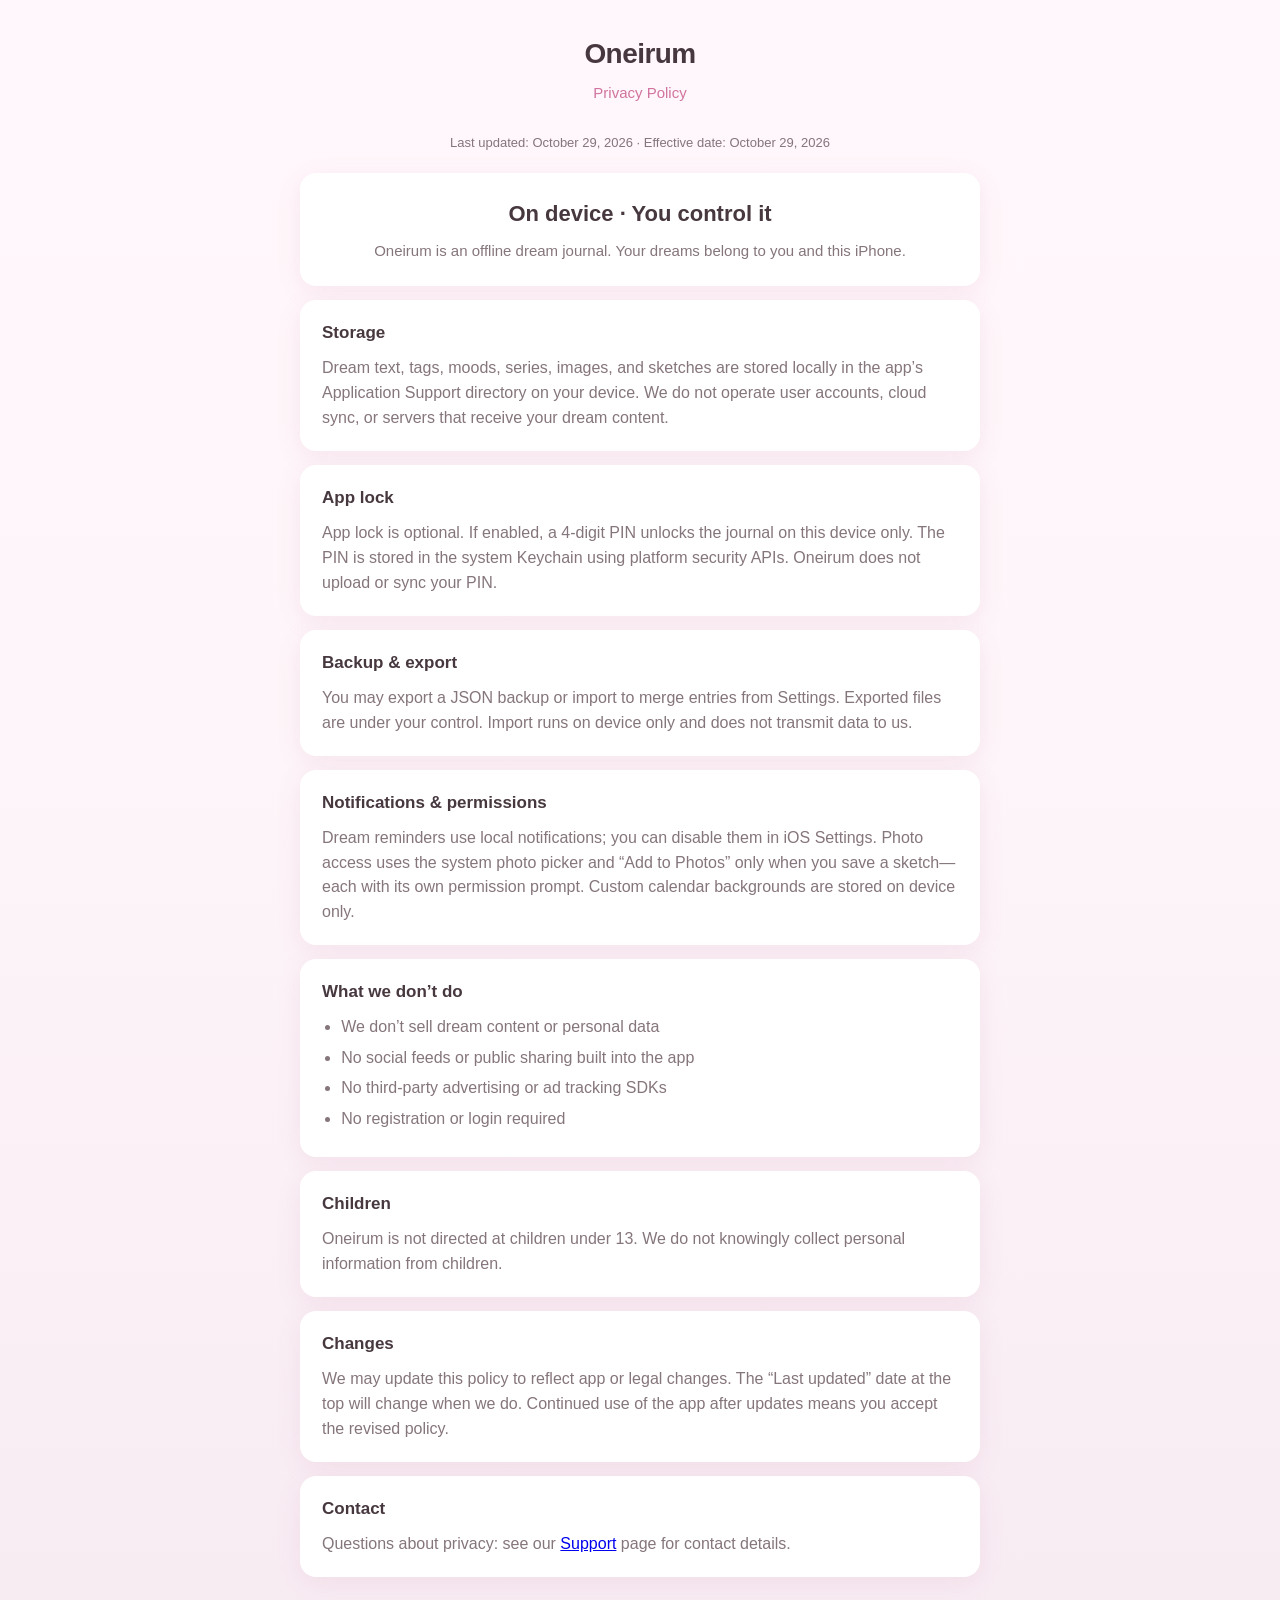
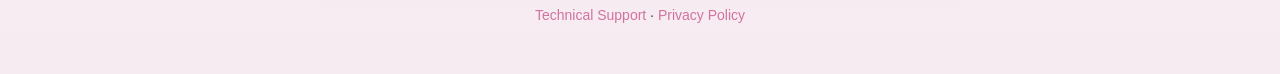
<file: Oneirum/privacy.html>
<!DOCTYPE html>
<html lang="en">
<head>
  <meta charset="utf-8">
  <meta name="viewport" content="width=device-width, initial-scale=1">
  <title>Oneirum — Privacy Policy</title>
  <meta name="description" content="Privacy policy for Oneirum, an offline dream journal for iPhone.">
  <link rel="stylesheet" href="styles.css">
</head>
<body>
  <div class="wrap">
    <header>
      <div class="logo">Oneirum</div>
      <p class="tagline">Privacy Policy</p>
    </header>

    <p class="meta">Last updated: October 29, 2026 · Effective date: October 29, 2026</p>

    <section class="card hero">
      <h1>On device · You control it</h1>
      <p>Oneirum is an offline dream journal. Your dreams belong to you and this iPhone.</p>
    </section>

    <section class="card">
      <h2>Storage</h2>
      <p>Dream text, tags, moods, series, images, and sketches are stored locally in the app’s Application Support directory on your device. We do not operate user accounts, cloud sync, or servers that receive your dream content.</p>
    </section>

    <section class="card">
      <h2>App lock</h2>
      <p>App lock is optional. If enabled, a 4-digit PIN unlocks the journal on this device only. The PIN is stored in the system Keychain using platform security APIs. Oneirum does not upload or sync your PIN.</p>
    </section>

    <section class="card">
      <h2>Backup &amp; export</h2>
      <p>You may export a JSON backup or import to merge entries from Settings. Exported files are under your control. Import runs on device only and does not transmit data to us.</p>
    </section>

    <section class="card">
      <h2>Notifications &amp; permissions</h2>
      <p>Dream reminders use local notifications; you can disable them in iOS Settings. Photo access uses the system photo picker and “Add to Photos” only when you save a sketch—each with its own permission prompt. Custom calendar backgrounds are stored on device only.</p>
    </section>

    <section class="card">
      <h2>What we don’t do</h2>
      <ul>
        <li>We don’t sell dream content or personal data</li>
        <li>No social feeds or public sharing built into the app</li>
        <li>No third-party advertising or ad tracking SDKs</li>
        <li>No registration or login required</li>
      </ul>
    </section>

    <section class="card">
      <h2>Children</h2>
      <p>Oneirum is not directed at children under 13. We do not knowingly collect personal information from children.</p>
    </section>

    <section class="card">
      <h2>Changes</h2>
      <p>We may update this policy to reflect app or legal changes. The “Last updated” date at the top will change when we do. Continued use of the app after updates means you accept the revised policy.</p>
    </section>

    <section class="card">
      <h2>Contact</h2>
      <p>Questions about privacy: see our <a href="support.html">Support</a> page for contact details.</p>
    </section>

    <footer>
      <a href="support.html">Technical Support</a>
      ·
      <a href="privacy.html">Privacy Policy</a>
    </footer>
  </div>
</body>
</html>
</file>
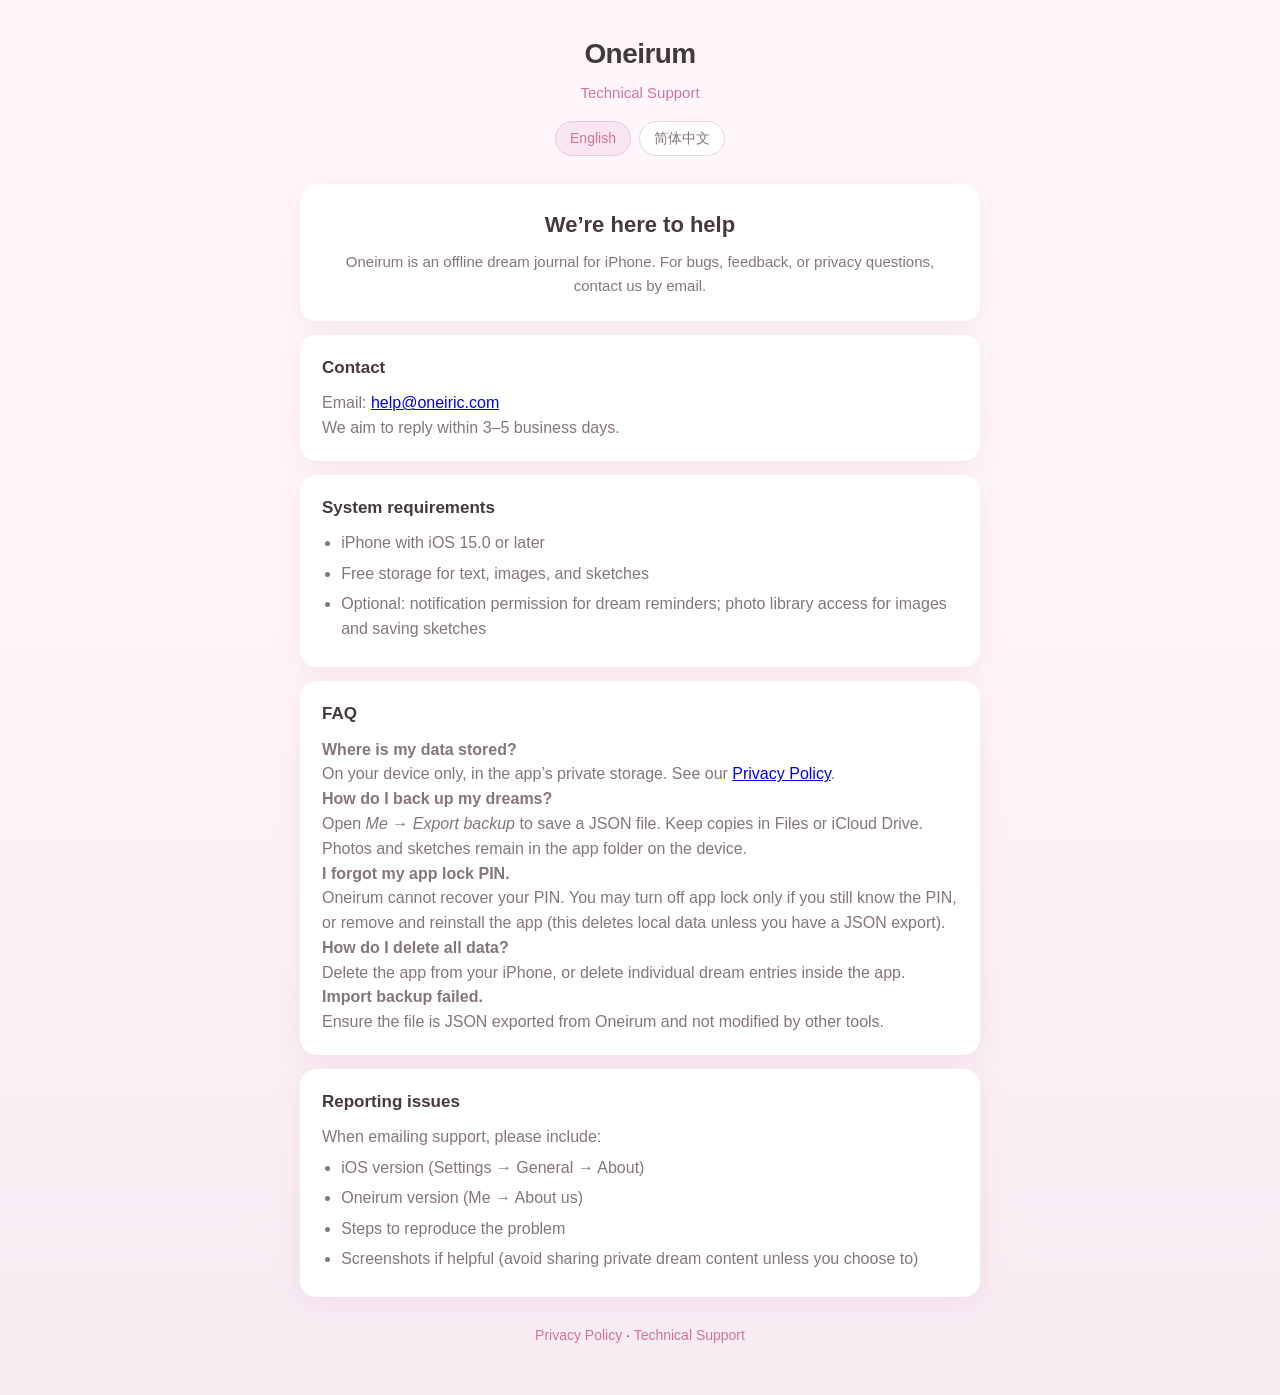
<file: Oneirum/support.html>
<!DOCTYPE html>
<html lang="en">
<head>
  <meta charset="utf-8">
  <meta name="viewport" content="width=device-width, initial-scale=1">
  <title>Oneirum — Support</title>
  <meta name="description" content="Technical support for Oneirum dream journal on iPhone.">
  <link rel="stylesheet" href="styles.css">
  <script>
    function setLang(code) {
      document.querySelectorAll('[lang-section]').forEach(function (el) {
        el.classList.toggle('active', el.getAttribute('lang-section') === code);
      });
      document.querySelectorAll('.lang-nav a').forEach(function (a) {
        a.classList.toggle('active', a.getAttribute('data-lang') === code);
      });
      document.documentElement.lang = code === 'zh' ? 'zh-Hans' : 'en';
      try { localStorage.setItem('oneirum_web_lang', code); } catch (e) {}
    }
    document.addEventListener('DOMContentLoaded', function () {
      var saved = 'en';
      try { saved = localStorage.getItem('oneirum_web_lang') || saved; } catch (e) {}
      var nav = navigator.language || '';
      if (!localStorage.getItem('oneirum_web_lang') && nav.toLowerCase().startsWith('zh')) saved = 'zh';
      setLang(saved);
      document.querySelectorAll('.lang-nav a').forEach(function (a) {
        a.addEventListener('click', function (ev) {
          ev.preventDefault();
          setLang(a.getAttribute('data-lang'));
        });
      });
    });
  </script>
</head>
<body>
  <div class="wrap">
    <header>
      <div class="logo">Oneirum</div>
      <p class="tagline">Technical Support</p>
      <nav class="lang-nav" aria-label="Language">
        <a href="#" data-lang="en" class="active">English</a>
        <a href="#" data-lang="zh">简体中文</a>
      </nav>
    </header>

    <div lang-section="en" class="active">
      <section class="card hero">
        <h1>We’re here to help</h1>
        <p>Oneirum is an offline dream journal for iPhone. For bugs, feedback, or privacy questions, contact us by email.</p>
      </section>

      <section class="card">
        <h2>Contact</h2>
        <p>Email: <a href="mailto:help@oneiric.com">help@oneiric.com</a></p>
        <p>We aim to reply within 3–5 business days.</p>
      </section>

      <section class="card">
        <h2>System requirements</h2>
        <ul>
          <li>iPhone with iOS 15.0 or later</li>
          <li>Free storage for text, images, and sketches</li>
          <li>Optional: notification permission for dream reminders; photo library access for images and saving sketches</li>
        </ul>
      </section>

      <section class="card">
        <h2>FAQ</h2>
        <p><strong>Where is my data stored?</strong><br>
        On your device only, in the app’s private storage. See our <a href="privacy.html">Privacy Policy</a>.</p>
        <p><strong>How do I back up my dreams?</strong><br>
        Open <em>Me</em> → <em>Export backup</em> to save a JSON file. Keep copies in Files or iCloud Drive. Photos and sketches remain in the app folder on the device.</p>
        <p><strong>I forgot my app lock PIN.</strong><br>
        Oneirum cannot recover your PIN. You may turn off app lock only if you still know the PIN, or remove and reinstall the app (this deletes local data unless you have a JSON export).</p>
        <p><strong>How do I delete all data?</strong><br>
        Delete the app from your iPhone, or delete individual dream entries inside the app.</p>
        <p><strong>Import backup failed.</strong><br>
        Ensure the file is JSON exported from Oneirum and not modified by other tools.</p>
      </section>

      <section class="card">
        <h2>Reporting issues</h2>
        <p>When emailing support, please include:</p>
        <ul>
          <li>iOS version (Settings → General → About)</li>
          <li>Oneirum version (Me → About us)</li>
          <li>Steps to reproduce the problem</li>
          <li>Screenshots if helpful (avoid sharing private dream content unless you choose to)</li>
        </ul>
      </section>
    </div>

    <div lang-section="zh">
      <section class="card hero">
        <h1>需要帮助？</h1>
        <p>Oneirum 是 iPhone 上的离线梦境日记。如有故障、建议或隐私疑问，请通过邮件联系我们。</p>
      </section>

      <section class="card">
        <h2>联系方式</h2>
        <p>邮箱：<a href="mailto:help@oneiric.com">help@oneiric.com</a></p>
        <p>我们通常会在 3–5 个工作日内回复。</p>
      </section>

      <section class="card">
        <h2>系统要求</h2>
        <ul>
          <li>iPhone，iOS 15.0 或更高版本</li>
          <li>足够空间存放文字、图片与涂鸦</li>
          <li>可选：记梦提醒需通知权限；相册图片与保存画板需相应照片权限</li>
        </ul>
      </section>

      <section class="card">
        <h2>常见问题</h2>
        <p><strong>数据存在哪里？</strong><br>
        仅保存在本机应用私有目录。详见<a href="privacy.html">隐私说明</a>。</p>
        <p><strong>如何备份？</strong><br>
        打开「我的」→「导出备份」获得 JSON 文件，可自行存到「文件」或 iCloud 盘。图片与涂鸦仍在应用本地目录。</p>
        <p><strong>忘记了应用锁 PIN？</strong><br>
        无法找回 PIN。若仍记得 PIN 可在应用内修改或关闭应用锁；否则只能删除并重装应用（未导出 JSON 时本地数据会丢失）。</p>
        <p><strong>如何删除全部数据？</strong><br>
        从 iPhone 删除应用，或在应用内逐条删除梦境。</p>
        <p><strong>导入备份失败？</strong><br>
        请确认文件为 Oneirum 导出的 JSON，且未被其他工具改坏。</p>
      </section>

      <section class="card">
        <h2>反馈问题时请提供</h2>
        <ul>
          <li>iOS 版本（设置 → 通用 → 关于本机）</li>
          <li>Oneirum 版本（我的 → 关于我们）</li>
          <li>问题复现步骤</li>
          <li>必要时附截图（请勿在未经同意的情况下发送私密梦境内容）</li>
        </ul>
      </section>
    </div>

    <footer>
      <a href="privacy.html">Privacy Policy</a>
      ·
      <a href="support.html">Technical Support</a>
    </footer>
  </div>
</body>
</html>
</file>
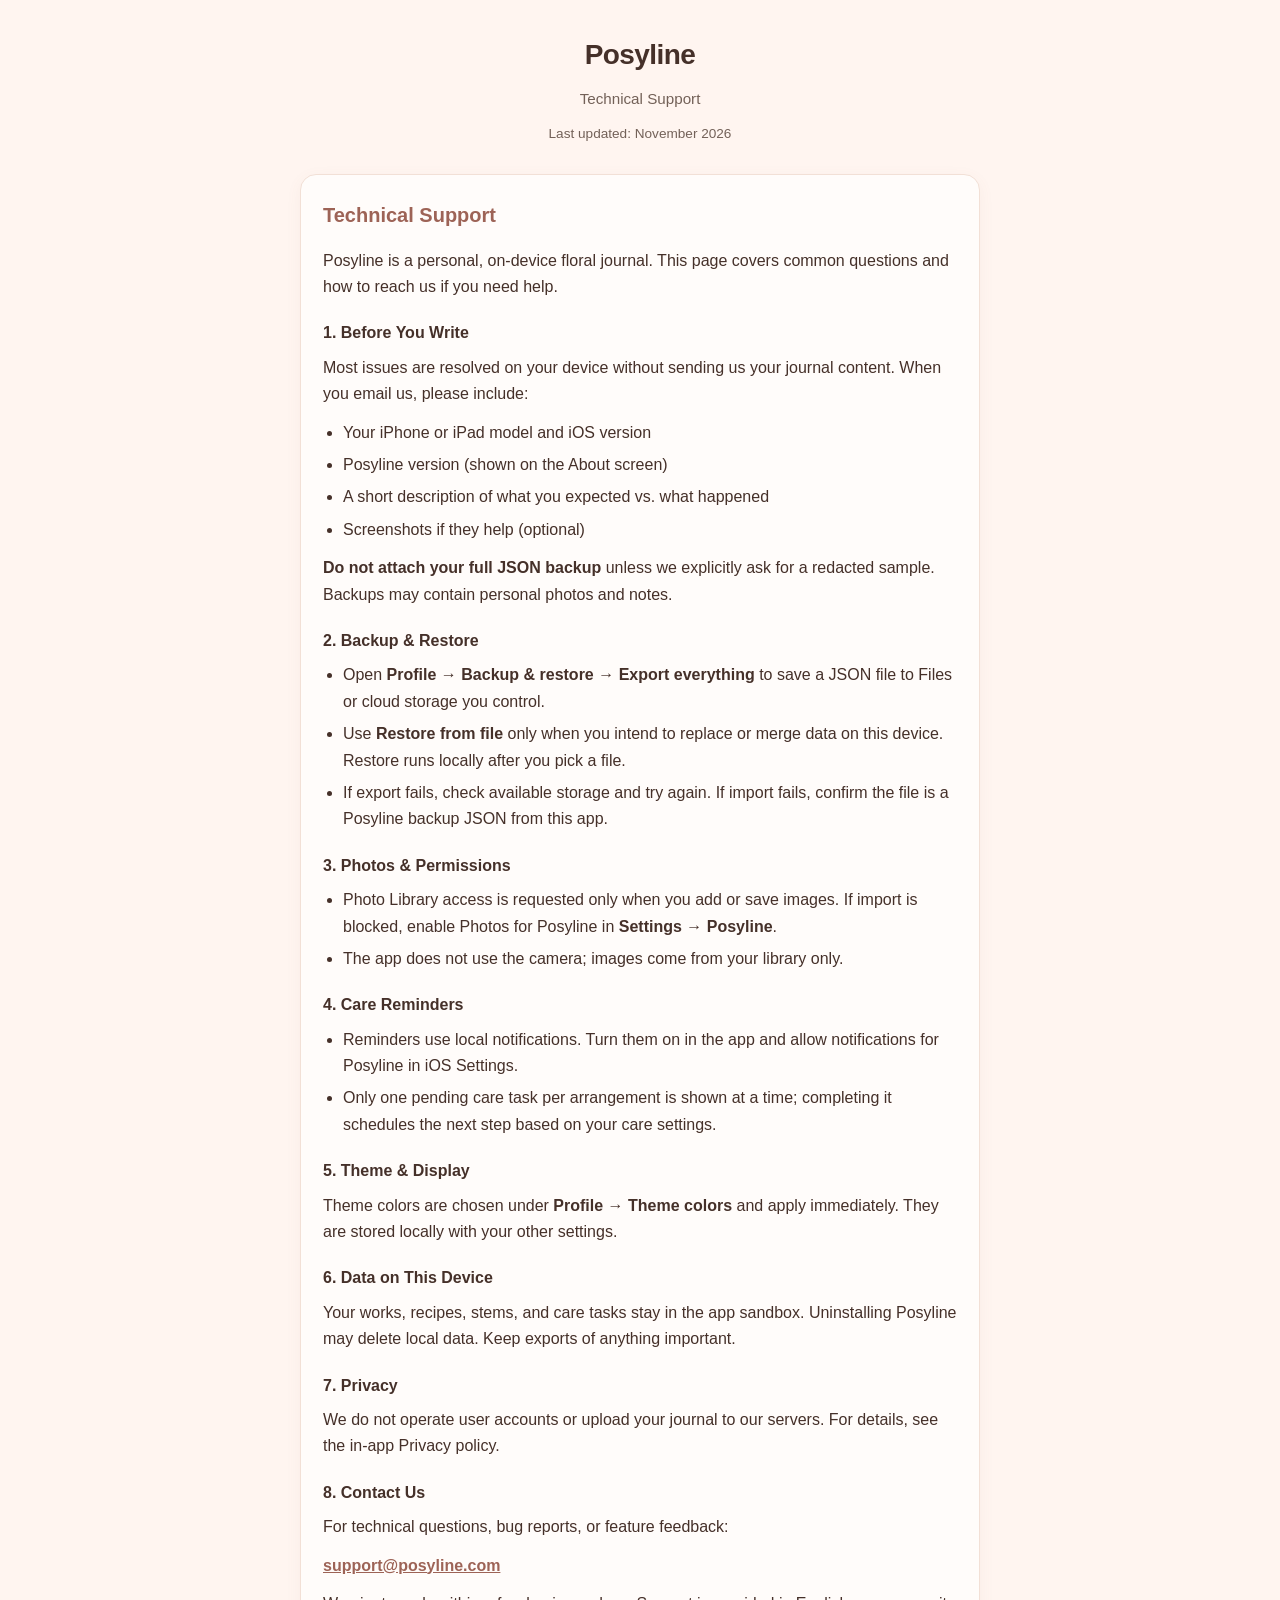
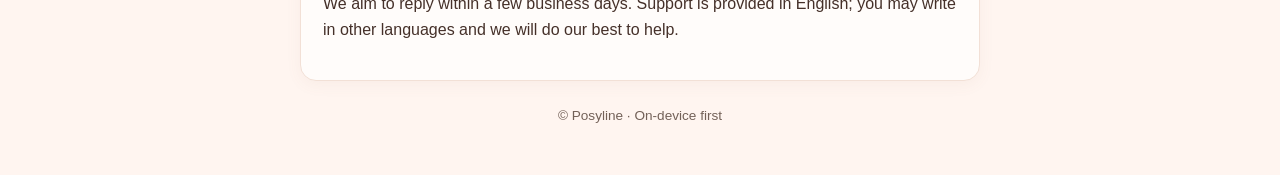
<file: Posyline/support.html>
<!DOCTYPE html>
<html lang="en">
<head>
  <meta charset="utf-8"/>
  <meta name="viewport" content="width=device-width, initial-scale=1"/>
  <title>Posyline — Technical Support</title>
  <style>
    :root {
      --bg: #fff5f0;
      --card: #fffcfa;
      --text: #453029;
      --muted: #736158;
      --accent: #9d6356;
      --border: #f2e0d6;
    }
    * { box-sizing: border-box; }
    body {
      margin: 0;
      font-family: -apple-system, BlinkMacSystemFont, "Segoe UI", Roboto, "Helvetica Neue", Arial, sans-serif;
      background: var(--bg);
      color: var(--text);
      line-height: 1.65;
      font-size: 16px;
    }
    .wrap {
      max-width: 720px;
      margin: 0 auto;
      padding: 32px 20px 48px;
    }
    header {
      text-align: center;
      margin-bottom: 28px;
    }
    h1 {
      font-size: 1.75rem;
      font-weight: 600;
      margin: 0 0 8px;
      letter-spacing: -0.02em;
    }
    .subtitle {
      color: var(--muted);
      font-size: 0.95rem;
    }
    main {
      background: var(--card);
      border: 1px solid var(--border);
      border-radius: 16px;
      padding: 24px 22px;
      box-shadow: 0 4px 16px rgba(157, 99, 86, 0.06);
    }
    h2 {
      font-size: 1.25rem;
      margin: 0 0 16px;
      color: var(--accent);
    }
    h3 {
      font-size: 1rem;
      margin: 20px 0 8px;
      color: var(--text);
    }
    p { margin: 0 0 12px; }
    ul, ol {
      margin: 0 0 12px;
      padding-left: 1.25rem;
    }
    li { margin-bottom: 6px; }
    a { color: var(--accent); }
    .updated {
      font-size: 0.85rem;
      color: var(--muted);
      margin-top: 8px;
    }
    footer {
      text-align: center;
      font-size: 0.85rem;
      color: var(--muted);
      margin-top: 24px;
    }
  </style>
</head>
<body>
  <div class="wrap">
    <header>
      <h1>Posyline</h1>
      <p class="subtitle">Technical Support</p>
      <p class="updated">Last updated: November 2026</p>
    </header>

    <main>
      <h2>Technical Support</h2>

      <p>Posyline is a personal, on-device floral journal. This page covers common questions and how to reach us if you need help.</p>

      <h3>1. Before You Write</h3>
      <p>Most issues are resolved on your device without sending us your journal content. When you email us, please include:</p>
      <ul>
        <li>Your iPhone or iPad model and iOS version</li>
        <li>Posyline version (shown on the About screen)</li>
        <li>A short description of what you expected vs. what happened</li>
        <li>Screenshots if they help (optional)</li>
      </ul>
      <p><strong>Do not attach your full JSON backup</strong> unless we explicitly ask for a redacted sample. Backups may contain personal photos and notes.</p>

      <h3>2. Backup &amp; Restore</h3>
      <ul>
        <li>Open <strong>Profile → Backup &amp; restore → Export everything</strong> to save a JSON file to Files or cloud storage you control.</li>
        <li>Use <strong>Restore from file</strong> only when you intend to replace or merge data on this device. Restore runs locally after you pick a file.</li>
        <li>If export fails, check available storage and try again. If import fails, confirm the file is a Posyline backup JSON from this app.</li>
      </ul>

      <h3>3. Photos &amp; Permissions</h3>
      <ul>
        <li>Photo Library access is requested only when you add or save images. If import is blocked, enable Photos for Posyline in <strong>Settings → Posyline</strong>.</li>
        <li>The app does not use the camera; images come from your library only.</li>
      </ul>

      <h3>4. Care Reminders</h3>
      <ul>
        <li>Reminders use local notifications. Turn them on in the app and allow notifications for Posyline in iOS Settings.</li>
        <li>Only one pending care task per arrangement is shown at a time; completing it schedules the next step based on your care settings.</li>
      </ul>

      <h3>5. Theme &amp; Display</h3>
      <p>Theme colors are chosen under <strong>Profile → Theme colors</strong> and apply immediately. They are stored locally with your other settings.</p>

      <h3>6. Data on This Device</h3>
      <p>Your works, recipes, stems, and care tasks stay in the app sandbox. Uninstalling Posyline may delete local data. Keep exports of anything important.</p>

      <h3>7. Privacy</h3>
      <p>We do not operate user accounts or upload your journal to our servers. For details, see the in-app Privacy policy.</p>

      <h3>8. Contact Us</h3>
      <p>For technical questions, bug reports, or feature feedback:</p>
      <p><a href="mailto:support@posyline.com"><strong>support@posyline.com</strong></a></p>
      <p>We aim to reply within a few business days. Support is provided in English; you may write in other languages and we will do our best to help.</p>
    </main>

    <footer>
      © Posyline · On-device first
    </footer>
  </div>
</body>
</html>
</file>
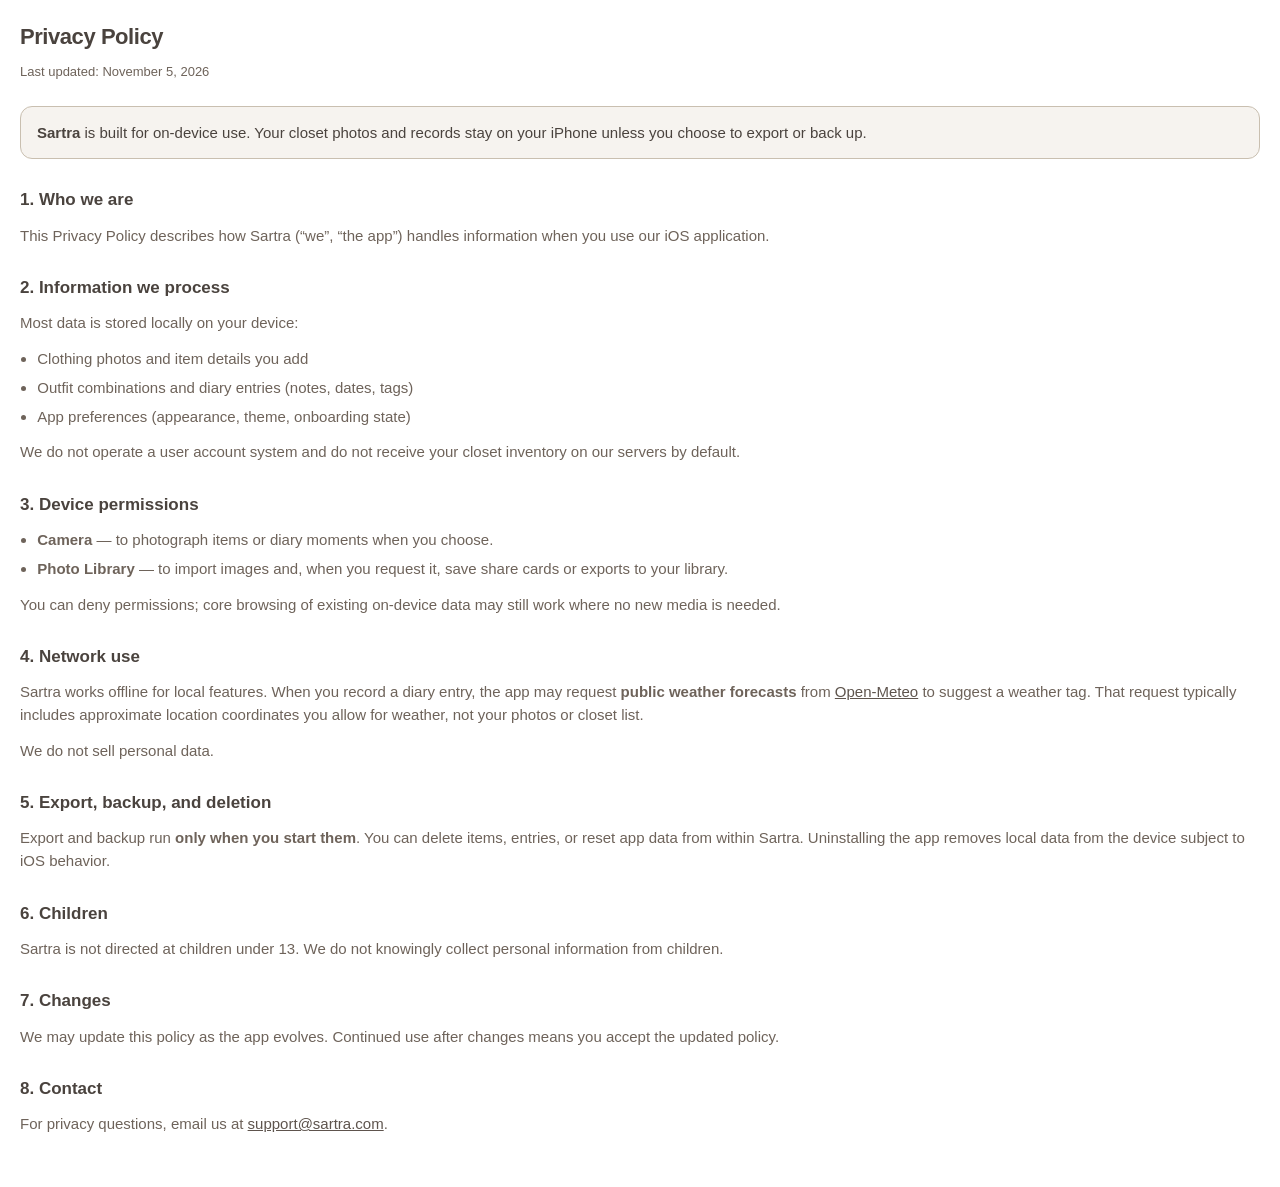
<file: Sartra/privacy.html>
<!DOCTYPE html>
<html lang="en">
<head>
  <meta charset="utf-8" />
  <meta name="viewport" content="width=device-width, initial-scale=1, viewport-fit=cover" />
  <meta name="color-scheme" content="light dark" />
  <title>Privacy Policy</title>
  <style>
    :root {
      --text: #4a433e;
      --text-secondary: #6e635a;
      --accent: #5e544d;
      --border: #c9bfb0;
      --card: rgba(242, 237, 230, 0.65);
    }
    @media (prefers-color-scheme: dark) {
      :root {
        --text: #ede6dc;
        --text-secondary: #c9bfb0;
        --accent: #e5ded2;
        --border: #6e635a;
        --card: rgba(74, 67, 62, 0.55);
      }
    }
    * { box-sizing: border-box; }
    body {
      margin: 0;
      padding: 20px 20px 40px;
      font-family: -apple-system, BlinkMacSystemFont, "SF Pro Text", "Helvetica Neue", sans-serif;
      font-size: 15px;
      line-height: 1.55;
      color: var(--text);
      background: transparent;
      -webkit-text-size-adjust: 100%;
    }
    h1 {
      font-size: 22px;
      font-weight: 600;
      margin: 0 0 8px;
      letter-spacing: -0.02em;
    }
    .updated {
      font-size: 13px;
      color: var(--text-secondary);
      margin-bottom: 24px;
    }
    h2 {
      font-size: 17px;
      font-weight: 600;
      margin: 28px 0 10px;
    }
    p { margin: 0 0 12px; color: var(--text-secondary); }
    ul {
      margin: 0 0 12px;
      padding-left: 1.15em;
      color: var(--text-secondary);
    }
    li { margin-bottom: 6px; }
    a { color: var(--accent); }
    .summary {
      background: var(--card);
      border: 1px solid var(--border);
      border-radius: 12px;
      padding: 14px 16px;
      margin-bottom: 8px;
    }
    .summary p { color: var(--text); margin: 0; }
  </style>
</head>
<body>
  <h1>Privacy Policy</h1>
  <p class="updated">Last updated: November 5, 2026</p>

  <div class="summary">
    <p><strong>Sartra</strong> is built for on-device use. Your closet photos and records stay on your iPhone unless you choose to export or back up.</p>
  </div>

  <h2>1. Who we are</h2>
  <p>This Privacy Policy describes how Sartra (“we”, “the app”) handles information when you use our iOS application.</p>

  <h2>2. Information we process</h2>
  <p>Most data is stored locally on your device:</p>
  <ul>
    <li>Clothing photos and item details you add</li>
    <li>Outfit combinations and diary entries (notes, dates, tags)</li>
    <li>App preferences (appearance, theme, onboarding state)</li>
  </ul>
  <p>We do not operate a user account system and do not receive your closet inventory on our servers by default.</p>

  <h2>3. Device permissions</h2>
  <ul>
    <li><strong>Camera</strong> — to photograph items or diary moments when you choose.</li>
    <li><strong>Photo Library</strong> — to import images and, when you request it, save share cards or exports to your library.</li>
  </ul>
  <p>You can deny permissions; core browsing of existing on-device data may still work where no new media is needed.</p>

  <h2>4. Network use</h2>
  <p>Sartra works offline for local features. When you record a diary entry, the app may request <strong>public weather forecasts</strong> from <a href="https://open-meteo.com/">Open-Meteo</a> to suggest a weather tag. That request typically includes approximate location coordinates you allow for weather, not your photos or closet list.</p>
  <p>We do not sell personal data.</p>

  <h2>5. Export, backup, and deletion</h2>
  <p>Export and backup run <strong>only when you start them</strong>. You can delete items, entries, or reset app data from within Sartra. Uninstalling the app removes local data from the device subject to iOS behavior.</p>

  <h2>6. Children</h2>
  <p>Sartra is not directed at children under 13. We do not knowingly collect personal information from children.</p>

  <h2>7. Changes</h2>
  <p>We may update this policy as the app evolves. Continued use after changes means you accept the updated policy.</p>

  <h2>8. Contact</h2>
  <p>For privacy questions, email us at <a href="mailto:support@sartra.com">support@sartra.com</a>.</p>
</body>
</html>
</file>
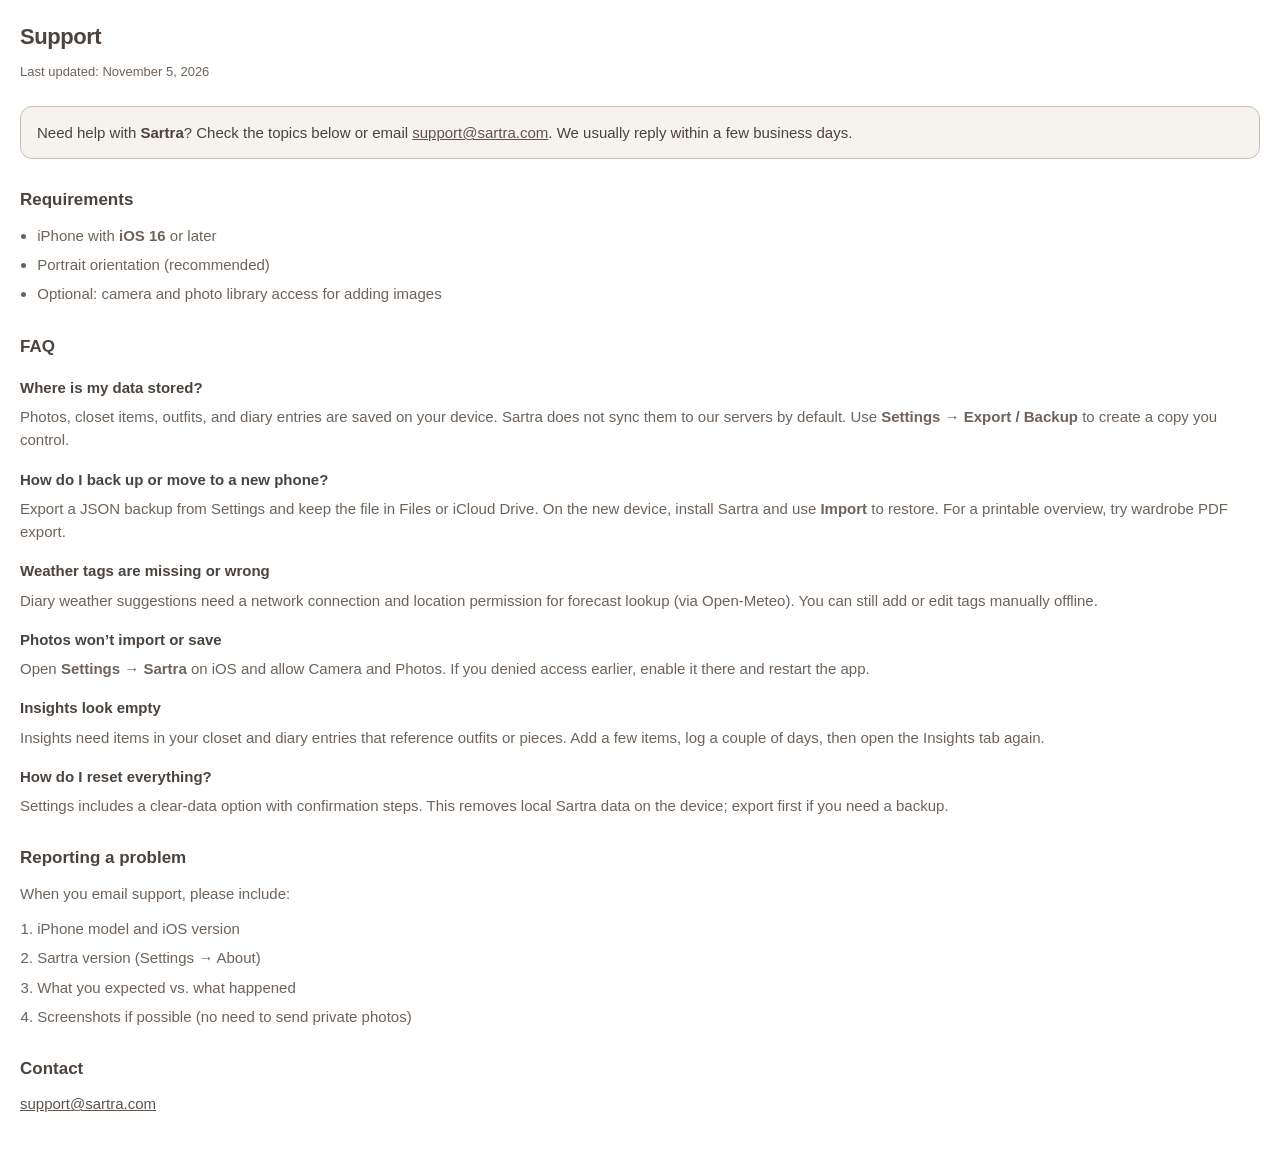
<file: Sartra/support.html>
<!DOCTYPE html>
<html lang="en">
<head>
  <meta charset="utf-8" />
  <meta name="viewport" content="width=device-width, initial-scale=1, viewport-fit=cover" />
  <meta name="color-scheme" content="light dark" />
  <title>Support</title>
  <style>
    :root {
      --text: #4a433e;
      --text-secondary: #6e635a;
      --accent: #5e544d;
      --border: #c9bfb0;
      --card: rgba(242, 237, 230, 0.65);
    }
    @media (prefers-color-scheme: dark) {
      :root {
        --text: #ede6dc;
        --text-secondary: #c9bfb0;
        --accent: #e5ded2;
        --border: #6e635a;
        --card: rgba(74, 67, 62, 0.55);
      }
    }
    * { box-sizing: border-box; }
    body {
      margin: 0;
      padding: 20px 20px 40px;
      font-family: -apple-system, BlinkMacSystemFont, "SF Pro Text", "Helvetica Neue", sans-serif;
      font-size: 15px;
      line-height: 1.55;
      color: var(--text);
      background: transparent;
      -webkit-text-size-adjust: 100%;
    }
    h1 {
      font-size: 22px;
      font-weight: 600;
      margin: 0 0 8px;
      letter-spacing: -0.02em;
    }
    .updated {
      font-size: 13px;
      color: var(--text-secondary);
      margin-bottom: 24px;
    }
    h2 {
      font-size: 17px;
      font-weight: 600;
      margin: 28px 0 10px;
    }
    p { margin: 0 0 12px; color: var(--text-secondary); }
    ul, ol {
      margin: 0 0 12px;
      padding-left: 1.15em;
      color: var(--text-secondary);
    }
    li { margin-bottom: 6px; }
    a { color: var(--accent); }
    .summary {
      background: var(--card);
      border: 1px solid var(--border);
      border-radius: 12px;
      padding: 14px 16px;
      margin-bottom: 8px;
    }
    .summary p { color: var(--text); margin: 0; }
    .faq-q { font-weight: 600; color: var(--text); margin: 16px 0 6px; }
  </style>
</head>
<body>
  <h1>Support</h1>
  <p class="updated">Last updated: November 5, 2026</p>

  <div class="summary">
    <p>Need help with <strong>Sartra</strong>? Check the topics below or email <a href="mailto:support@sartra.com">support@sartra.com</a>. We usually reply within a few business days.</p>
  </div>

  <h2>Requirements</h2>
  <ul>
    <li>iPhone with <strong>iOS 16</strong> or later</li>
    <li>Portrait orientation (recommended)</li>
    <li>Optional: camera and photo library access for adding images</li>
  </ul>

  <h2>FAQ</h2>

  <p class="faq-q">Where is my data stored?</p>
  <p>Photos, closet items, outfits, and diary entries are saved on your device. Sartra does not sync them to our servers by default. Use <strong>Settings → Export / Backup</strong> to create a copy you control.</p>

  <p class="faq-q">How do I back up or move to a new phone?</p>
  <p>Export a JSON backup from Settings and keep the file in Files or iCloud Drive. On the new device, install Sartra and use <strong>Import</strong> to restore. For a printable overview, try wardrobe PDF export.</p>

  <p class="faq-q">Weather tags are missing or wrong</p>
  <p>Diary weather suggestions need a network connection and location permission for forecast lookup (via Open-Meteo). You can still add or edit tags manually offline.</p>

  <p class="faq-q">Photos won’t import or save</p>
  <p>Open <strong>Settings → Sartra</strong> on iOS and allow Camera and Photos. If you denied access earlier, enable it there and restart the app.</p>

  <p class="faq-q">Insights look empty</p>
  <p>Insights need items in your closet and diary entries that reference outfits or pieces. Add a few items, log a couple of days, then open the Insights tab again.</p>

  <p class="faq-q">How do I reset everything?</p>
  <p>Settings includes a clear-data option with confirmation steps. This removes local Sartra data on the device; export first if you need a backup.</p>

  <h2>Reporting a problem</h2>
  <p>When you email support, please include:</p>
  <ol>
    <li>iPhone model and iOS version</li>
    <li>Sartra version (Settings → About)</li>
    <li>What you expected vs. what happened</li>
    <li>Screenshots if possible (no need to send private photos)</li>
  </ol>

  <h2>Contact</h2>
  <p><a href="mailto:support@sartra.com">support@sartra.com</a></p>
</body>
</html>
</file>
<file: Oneirum/styles.css>
:root {
  --bg: #fdf5f9;
  --bg2: #f7ebf2;
  --card: #ffffff;
  --primary: #d1739e;
  --primary-soft: #ebc7db;
  --text: #47383f;
  --text-secondary: #85757c;
  --border: #e6d6df;
  --shadow: 0 6px 24px rgba(209, 115, 158, 0.12);
  --radius: 16px;
  --max: 720px;
}

* {
  box-sizing: border-box;
}

body {
  margin: 0;
  font-family: -apple-system, BlinkMacSystemFont, "SF Pro Text", "Segoe UI", Roboto, "Helvetica Neue", Arial, sans-serif;
  font-size: 16px;
  line-height: 1.55;
  color: var(--text);
  background: linear-gradient(180deg, #fff7fb 0%, var(--bg) 45%, var(--bg2) 100%);
  min-height: 100vh;
}

.wrap {
  max-width: var(--max);
  margin: 0 auto;
  padding: 32px 20px 48px;
}

header {
  text-align: center;
  margin-bottom: 28px;
}

.logo {
  font-size: 28px;
  font-weight: 700;
  color: var(--text);
  letter-spacing: -0.02em;
}

.tagline {
  margin: 6px 0 0;
  color: var(--primary);
  font-size: 15px;
  font-weight: 500;
}

.lang-nav {
  display: flex;
  justify-content: center;
  gap: 8px;
  margin-top: 16px;
  flex-wrap: wrap;
}

.lang-nav a {
  padding: 6px 14px;
  border-radius: 999px;
  font-size: 14px;
  text-decoration: none;
  color: var(--text-secondary);
  border: 1px solid var(--border);
  background: var(--card);
}

.lang-nav a.active,
.lang-nav a:hover {
  color: var(--primary);
  border-color: var(--primary-soft);
  background: rgba(235, 199, 219, 0.35);
}

.card {
  background: var(--card);
  border-radius: var(--radius);
  box-shadow: var(--shadow);
  padding: 20px 22px;
  margin-bottom: 14px;
}

.card h2 {
  margin: 0 0 10px;
  font-size: 17px;
  font-weight: 600;
}

.card p,
.card ul {
  margin: 0;
  color: var(--text-secondary);
}

.card ul {
  padding-left: 1.2em;
}

.card li {
  margin: 0.35em 0;
}

.hero {
  text-align: center;
  padding: 24px 22px;
}

.hero h1 {
  margin: 0 0 8px;
  font-size: 22px;
}

.hero p {
  margin: 0;
  font-size: 15px;
}

.meta {
  text-align: center;
  font-size: 13px;
  color: var(--text-secondary);
  margin-bottom: 20px;
}

footer {
  text-align: center;
  margin-top: 28px;
  font-size: 14px;
}

footer a {
  color: var(--primary);
  text-decoration: none;
}

footer a:hover {
  text-decoration: underline;
}

[lang-section] {
  display: none;
}

[lang-section].active {
  display: block;
}

@media (prefers-color-scheme: dark) {
  :root {
    --bg: #1a1417;
    --bg2: #221a1e;
    --card: #2a2226;
    --text: #f5eef2;
    --text-secondary: #c4b4bc;
    --border: #3d3238;
    --shadow: 0 6px 24px rgba(0, 0, 0, 0.35);
  }

  body {
    background: linear-gradient(180deg, #1f181b 0%, var(--bg) 45%, var(--bg2) 100%);
  }
}
</file>
